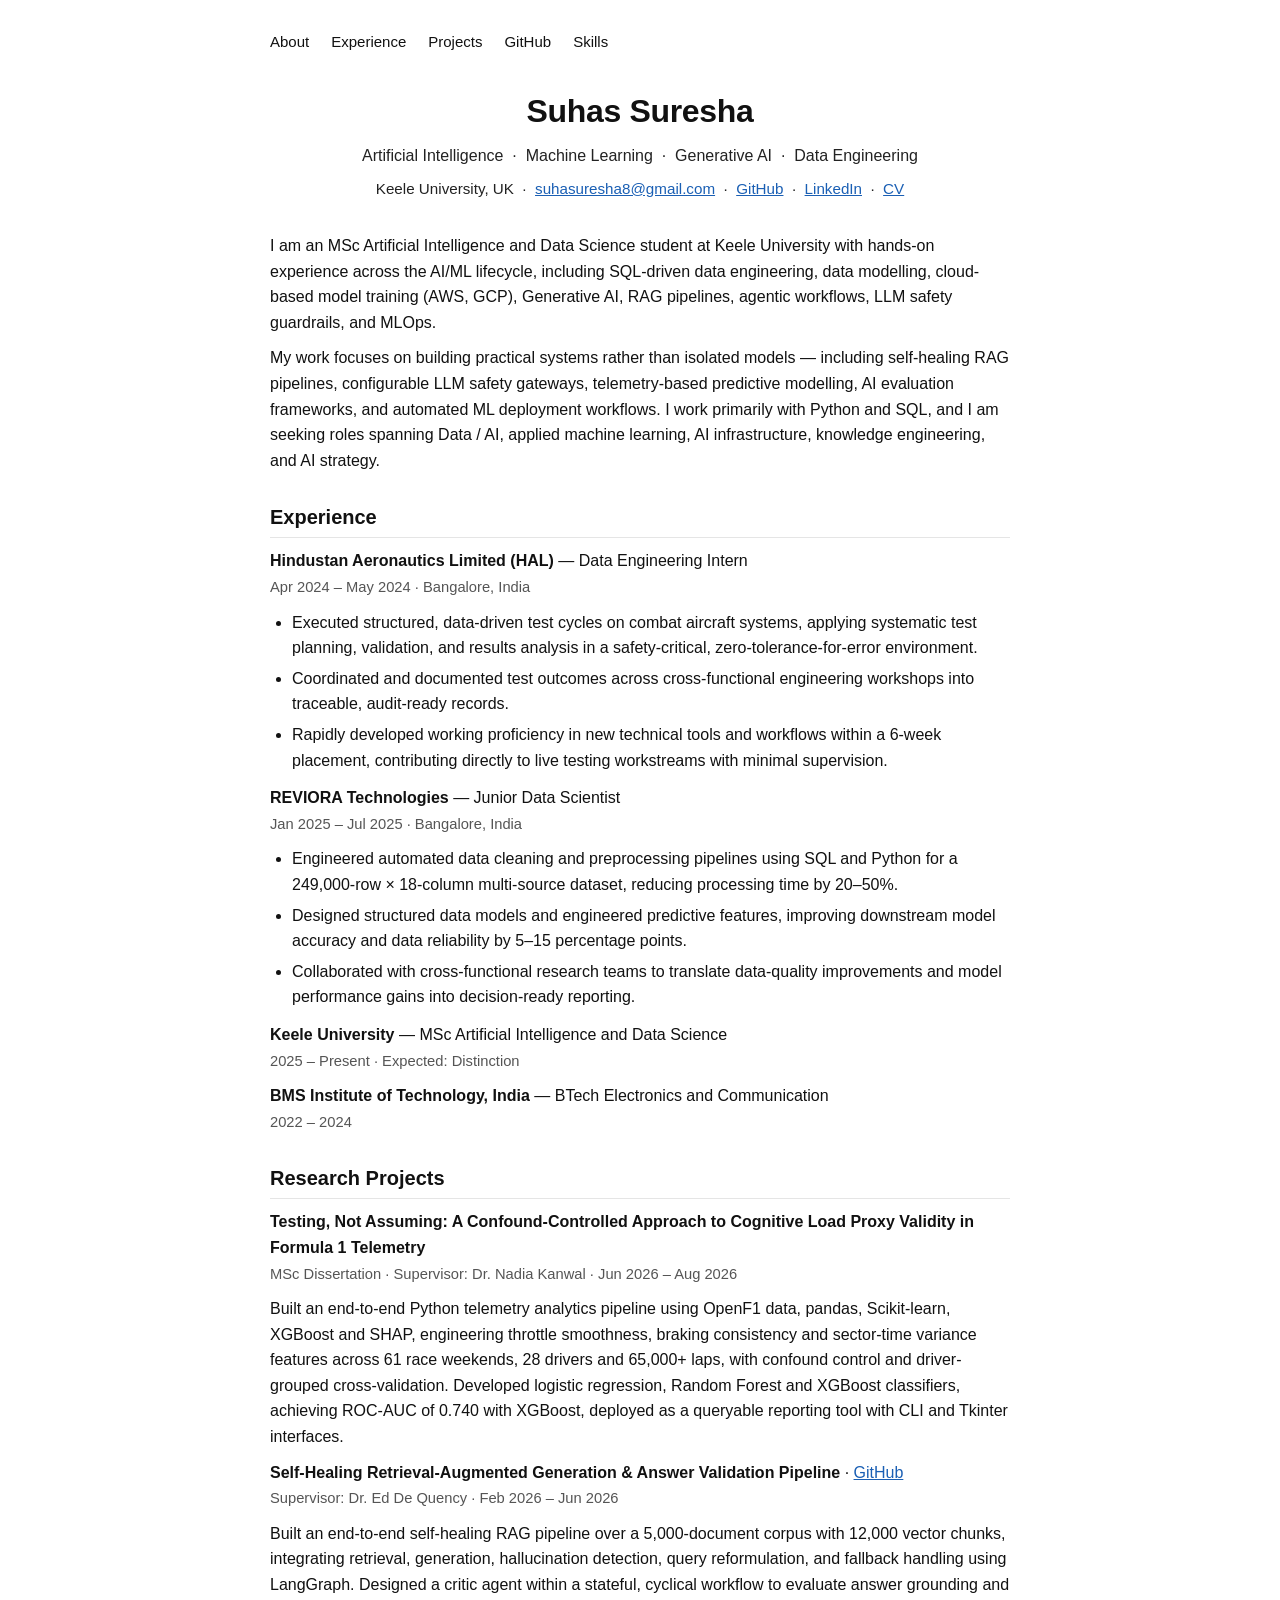
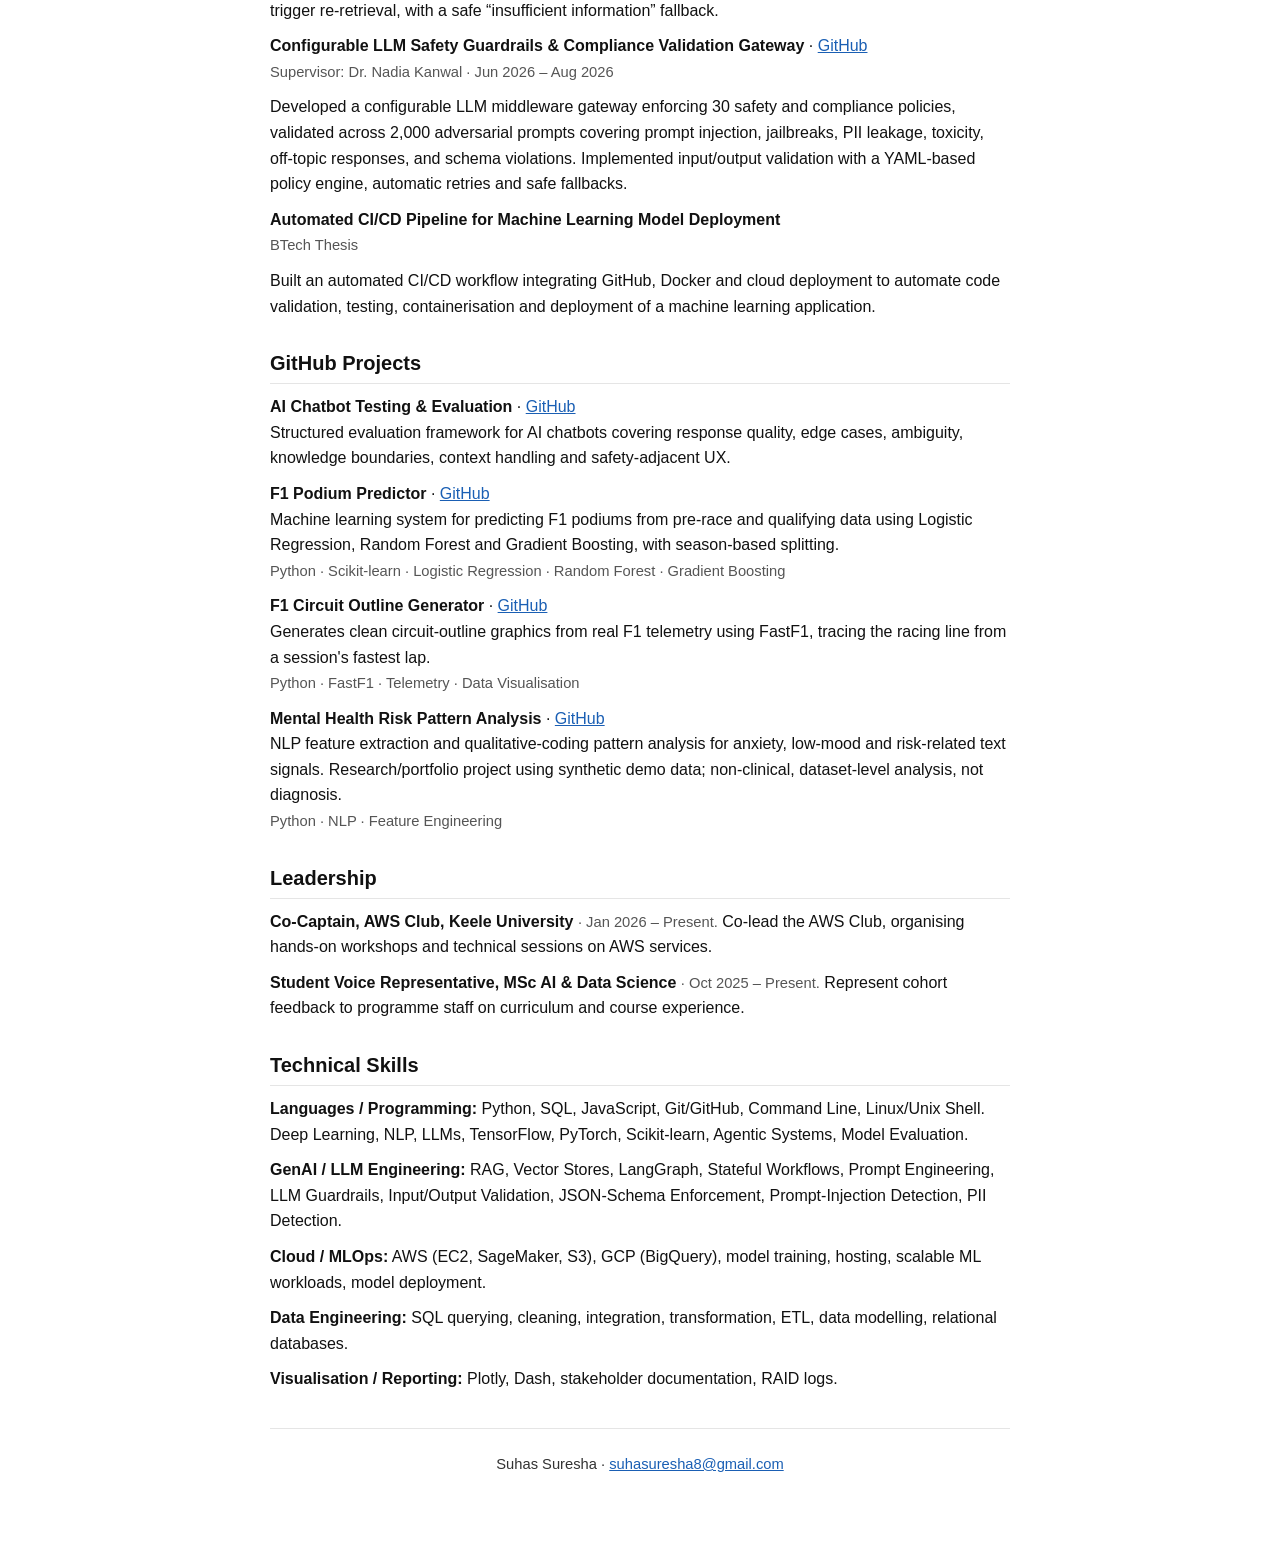
<file: index-academic.html>
<!DOCTYPE html>
<html lang="en">
<head>
<meta charset="UTF-8" />
<meta name="viewport" content="width=device-width, initial-scale=1.0" />
<title>Suhas Suresha — AI & Data Science</title>
<meta name="description" content="Suhas Suresha — MSc AI & Data Science at Keele University. Machine Learning, Generative AI, RAG, LLM Safety, Data Engineering." />
<link rel="icon" href="data:image/svg+xml,<svg xmlns='http://www.w3.org/2000/svg' viewBox='0 0 100 100'><rect width='100' height='100' rx='20' fill='%230ea5e9'/><text x='50' y='68' font-size='52' text-anchor='middle' fill='white' font-family='sans-serif' font-weight='bold'>S</text></svg>" />
<meta property="og:title" content="Suhas Suresha — AI & Data Science" />
<meta property="og:description" content="MSc AI & Data Science at Keele University. Machine Learning, Generative AI, RAG, LLM Safety, Data Engineering." />
<meta property="og:type" content="website" />
<link rel="stylesheet" href="styles-academic.css" />
</head>
<body>
<div class="page">

  <nav class="topnav">
    <a href="#about">About</a>
    <a href="#experience">Experience</a>
    <a href="#projects">Projects</a>
    <a href="#github">GitHub</a>
    <a href="#skills">Skills</a>
  </nav>

  <header class="site-header">
    <h1>Suhas Suresha</h1>
    <p class="tagline">Artificial Intelligence &nbsp;·&nbsp; Machine Learning &nbsp;·&nbsp; Generative AI &nbsp;·&nbsp; Data Engineering</p>
    <p class="contact-line">
      Keele University, UK &nbsp;·&nbsp;
      <a href="mailto:suhasuresha8@gmail.com">suhasuresha8@gmail.com</a> &nbsp;·&nbsp;
      <a href="https://github.com/suhas102" target="_blank" rel="noopener">GitHub</a> &nbsp;·&nbsp;
      <a href="https://www.linkedin.com/in/suhas-suresha-b54678355/" target="_blank" rel="noopener">LinkedIn</a> &nbsp;·&nbsp;
      <a href="assets/Suhas-Suresha-CV.pdf" download>CV</a>
    </p>
  </header>

  <main>
    <section id="about">
      <p>I am an MSc Artificial Intelligence and Data Science student at Keele University with hands-on experience across the AI/ML lifecycle, including SQL-driven data engineering, data modelling, cloud-based model training (AWS, GCP), Generative AI, RAG pipelines, agentic workflows, LLM safety guardrails, and MLOps.</p>
      <p>My work focuses on building practical systems rather than isolated models — including self-healing RAG pipelines, configurable LLM safety gateways, telemetry-based predictive modelling, AI evaluation frameworks, and automated ML deployment workflows. I work primarily with Python and SQL, and I am seeking roles spanning Data / AI, applied machine learning, AI infrastructure, knowledge engineering, and AI strategy.</p>
    </section>

    <section id="experience">
      <h2>Experience</h2>

      <p><strong>Hindustan Aeronautics Limited (HAL)</strong> — Data Engineering Intern<br />
      <span class="meta">Apr 2024 – May 2024 · Bangalore, India</span></p>
      <ul>
        <li>Executed structured, data-driven test cycles on combat aircraft systems, applying systematic test planning, validation, and results analysis in a safety-critical, zero-tolerance-for-error environment.</li>
        <li>Coordinated and documented test outcomes across cross-functional engineering workshops into traceable, audit-ready records.</li>
        <li>Rapidly developed working proficiency in new technical tools and workflows within a 6-week placement, contributing directly to live testing workstreams with minimal supervision.</li>
      </ul>

      <p><strong>REVIORA Technologies</strong> — Junior Data Scientist<br />
      <span class="meta">Jan 2025 – Jul 2025 · Bangalore, India</span></p>
      <ul>
        <li>Engineered automated data cleaning and preprocessing pipelines using SQL and Python for a 249,000-row × 18-column multi-source dataset, reducing processing time by 20–50%.</li>
        <li>Designed structured data models and engineered predictive features, improving downstream model accuracy and data reliability by 5–15 percentage points.</li>
        <li>Collaborated with cross-functional research teams to translate data-quality improvements and model performance gains into decision-ready reporting.</li>
      </ul>

      <p><strong>Keele University</strong> — MSc Artificial Intelligence and Data Science<br />
      <span class="meta">2025 – Present · Expected: Distinction</span></p>

      <p><strong>BMS Institute of Technology, India</strong> — BTech Electronics and Communication<br />
      <span class="meta">2022 – 2024</span></p>
    </section>

    <section id="projects">
      <h2>Research Projects</h2>

      <p><strong>Testing, Not Assuming: A Confound-Controlled Approach to Cognitive Load Proxy Validity in Formula 1 Telemetry</strong><br />
      <span class="meta">MSc Dissertation · Supervisor: Dr. Nadia Kanwal · Jun 2026 – Aug 2026</span></p>
      <p>Built an end-to-end Python telemetry analytics pipeline using OpenF1 data, pandas, Scikit-learn, XGBoost and SHAP, engineering throttle smoothness, braking consistency and sector-time variance features across 61 race weekends, 28 drivers and 65,000+ laps, with confound control and driver-grouped cross-validation. Developed logistic regression, Random Forest and XGBoost classifiers, achieving ROC-AUC of 0.740 with XGBoost, deployed as a queryable reporting tool with CLI and Tkinter interfaces.</p>

      <p><strong>Self-Healing Retrieval-Augmented Generation &amp; Answer Validation Pipeline</strong> · <a href="https://github.com/suhas102/self-healing-rag-pipeline" target="_blank" rel="noopener">GitHub</a><br />
      <span class="meta">Supervisor: Dr. Ed De Quency · Feb 2026 – Jun 2026</span></p>
      <p>Built an end-to-end self-healing RAG pipeline over a 5,000-document corpus with 12,000 vector chunks, integrating retrieval, generation, hallucination detection, query reformulation, and fallback handling using LangGraph. Designed a critic agent within a stateful, cyclical workflow to evaluate answer grounding and trigger re-retrieval, with a safe “insufficient information” fallback.</p>

      <p><strong>Configurable LLM Safety Guardrails &amp; Compliance Validation Gateway</strong> · <a href="https://github.com/suhas102/llm-guardrails-gateway" target="_blank" rel="noopener">GitHub</a><br />
      <span class="meta">Supervisor: Dr. Nadia Kanwal · Jun 2026 – Aug 2026</span></p>
      <p>Developed a configurable LLM middleware gateway enforcing 30 safety and compliance policies, validated across 2,000 adversarial prompts covering prompt injection, jailbreaks, PII leakage, toxicity, off-topic responses, and schema violations. Implemented input/output validation with a YAML-based policy engine, automatic retries and safe fallbacks.</p>

      <p><strong>Automated CI/CD Pipeline for Machine Learning Model Deployment</strong><br />
      <span class="meta">BTech Thesis</span></p>
      <p>Built an automated CI/CD workflow integrating GitHub, Docker and cloud deployment to automate code validation, testing, containerisation and deployment of a machine learning application.</p>
    </section>

    <section id="github">
      <h2>GitHub Projects</h2>

      <p><strong>AI Chatbot Testing &amp; Evaluation</strong> · <a href="https://github.com/suhas102/ai-chatbot-testing-evaluation" target="_blank" rel="noopener">GitHub</a><br />
      Structured evaluation framework for AI chatbots covering response quality, edge cases, ambiguity, knowledge boundaries, context handling and safety-adjacent UX.</p>

      <p><strong>F1 Podium Predictor</strong> · <a href="https://github.com/suhas102/f1-podium-predictor" target="_blank" rel="noopener">GitHub</a><br />
      Machine learning system for predicting F1 podiums from pre-race and qualifying data using Logistic Regression, Random Forest and Gradient Boosting, with season-based splitting.<br />
      <span class="meta">Python · Scikit-learn · Logistic Regression · Random Forest · Gradient Boosting</span></p>

      <p><strong>F1 Circuit Outline Generator</strong> · <a href="https://github.com/suhas102/f1-circuit-outline-generator" target="_blank" rel="noopener">GitHub</a><br />
      Generates clean circuit-outline graphics from real F1 telemetry using FastF1, tracing the racing line from a session's fastest lap.<br />
      <span class="meta">Python · FastF1 · Telemetry · Data Visualisation</span></p>

      <p><strong>Mental Health Risk Pattern Analysis</strong> · <a href="https://github.com/suhas102/mental-health-risk-pattern-analysis" target="_blank" rel="noopener">GitHub</a><br />
      NLP feature extraction and qualitative-coding pattern analysis for anxiety, low-mood and risk-related text signals. Research/portfolio project using synthetic demo data; non-clinical, dataset-level analysis, not diagnosis.<br />
      <span class="meta">Python · NLP · Feature Engineering</span></p>
    </section>

    <section id="leadership">
      <h2>Leadership</h2>
      <p><strong>Co-Captain, AWS Club, Keele University</strong> <span class="meta">· Jan 2026 – Present.</span> Co-lead the AWS Club, organising hands-on workshops and technical sessions on AWS services.</p>
      <p><strong>Student Voice Representative, MSc AI &amp; Data Science</strong> <span class="meta">· Oct 2025 – Present.</span> Represent cohort feedback to programme staff on curriculum and course experience.</p>
    </section>

    <section id="skills">
      <h2>Technical Skills</h2>
      <p><strong>Languages / Programming:</strong> Python, SQL, JavaScript, Git/GitHub, Command Line, Linux/Unix Shell. Deep Learning, NLP, LLMs, TensorFlow, PyTorch, Scikit-learn, Agentic Systems, Model Evaluation.</p>
      <p><strong>GenAI / LLM Engineering:</strong> RAG, Vector Stores, LangGraph, Stateful Workflows, Prompt Engineering, LLM Guardrails, Input/Output Validation, JSON-Schema Enforcement, Prompt-Injection Detection, PII Detection.</p>
      <p><strong>Cloud / MLOps:</strong> AWS (EC2, SageMaker, S3), GCP (BigQuery), model training, hosting, scalable ML workloads, model deployment.</p>
      <p><strong>Data Engineering:</strong> SQL querying, cleaning, integration, transformation, ETL, data modelling, relational databases.</p>
      <p><strong>Visualisation / Reporting:</strong> Plotly, Dash, stakeholder documentation, RAID logs.</p>
    </section>
  </main>

  <footer>
    <p>Suhas Suresha · <a href="mailto:suhasuresha8@gmail.com">suhasuresha8@gmail.com</a></p>
  </footer>

</div>
</body>
</html>
</file>
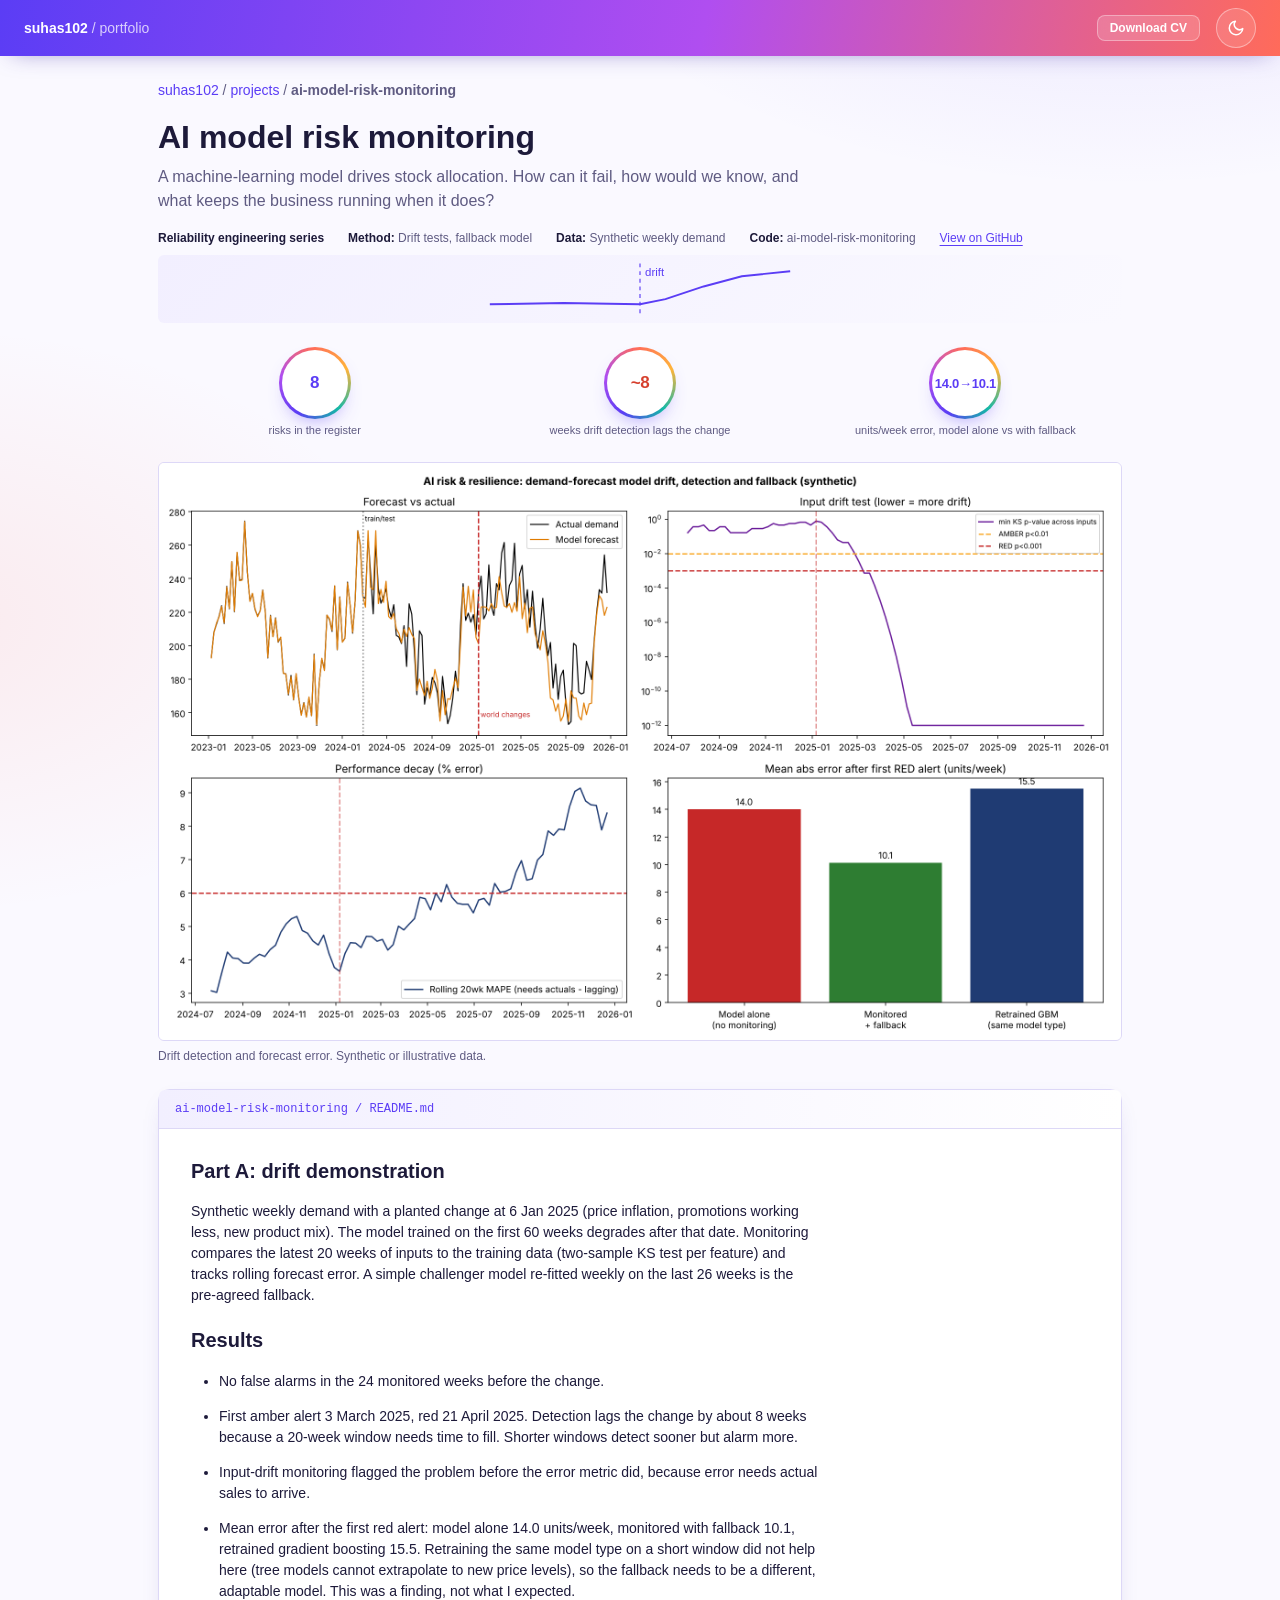
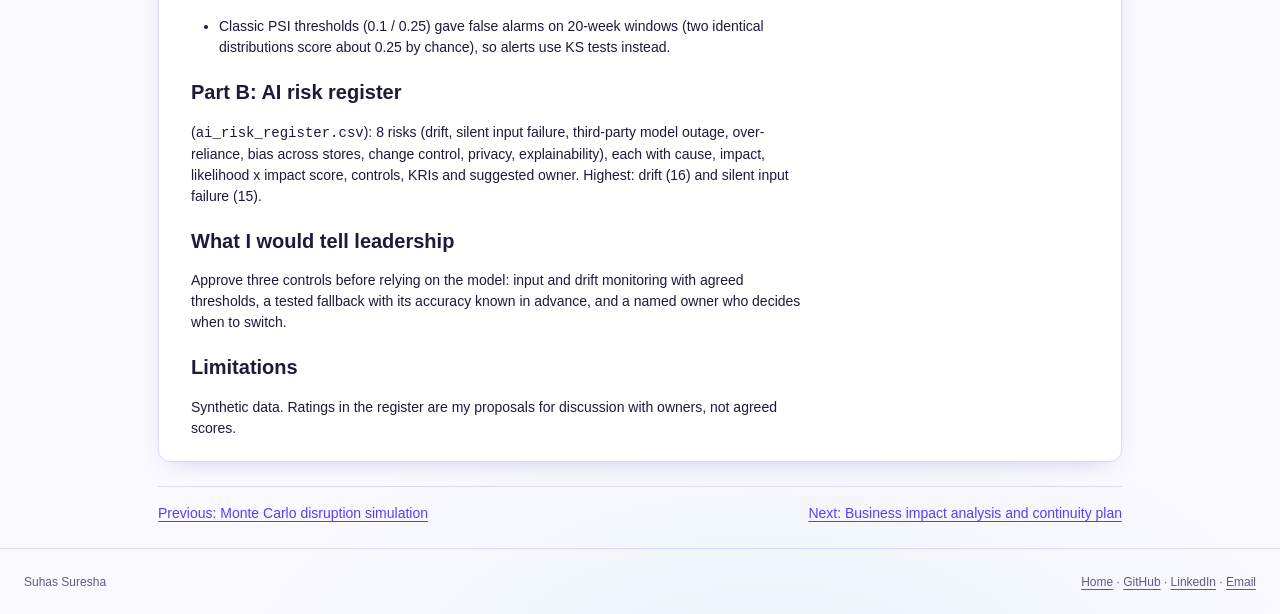
<file: case-studies/ai-model-risk-monitoring.html>
<!DOCTYPE html>
<html lang="en-GB" data-theme="light">
<head>
<meta charset="utf-8"><meta name="viewport" content="width=device-width, initial-scale=1">
<title>AI model risk monitoring | Suhas Suresha</title>
<meta name="description" content="A machine-learning model drives stock allocation. How can it fail, how would we know, and what keeps the business running when it does?">
<link rel="stylesheet" href="../assets/css/site.css">
<link rel="stylesheet" href="../assets/css/gh.css">
<script>try{var s=localStorage.getItem("theme"),d=matchMedia("(prefers-color-scheme: dark)").matches;document.documentElement.setAttribute("data-theme",s||(d?"dark":"light"))}catch(e){}document.documentElement.className+=" js"</script>
</head>
<body>
<a class="skip" href="#main">Skip to content</a>
<header class="gh-top"><div class="gh-top-inner"><a class="crumb" href="../index.html#overview">suhas102 <span>/ portfolio</span></a><span class="spacer"></span><a class="btn btn-small" href="../assets/Suhas-Suresha-CV.pdf">Download CV</a><button class="icon-btn needs-js" id="theme-toggle" type="button" aria-label="Switch colour theme"></button></div></header>
<main id="main" class="case-wrap">
<p class="crumbs"><a href="../index.html#overview">suhas102</a> / <a href="../index.html#repositories">projects</a> / <b>ai-model-risk-monitoring</b></p>
<div class="case-head"><h1>AI model risk monitoring</h1><p class="case-lede">A machine-learning model drives stock allocation. How can it fail, how would we know, and what keeps the business running when it does?</p>
<p class="case-meta2"><span><b>Reliability engineering series</b></span><span><b>Method:</b> Drift tests, fallback model</span><span><b>Data:</b> Synthetic weekly demand</span><span><b>Code:</b> ai-model-risk-monitoring</span><span><a href="https://github.com/suhas102/ai-model-risk-monitoring">View on GitHub</a></span></p></div>
<div class="pin-viz" aria-hidden="true"><svg viewBox="0 0 240 44"><g stroke="currentColor" fill="none" stroke-width="1.5"><path d="M2 34 60 33 120 34 140 30 170 20 200 12 238 8"/><path stroke-dasharray="3 3" opacity=".6" d="M120 2v40"/></g><text x="124" y="12" font-size="9" fill="currentColor">drift</text></svg></div>
<div class="ach" role="list" style="grid-template-columns:repeat(3,minmax(0,1fr))"><div class="ach-item" role="listitem"><div class="ach-ring" style="font-size:17px">8</div><span>risks in the register</span></div><div class="ach-item" role="listitem"><div class="ach-ring" style="font-size:17px">~8</div><span>weeks drift detection lags the change</span></div><div class="ach-item" role="listitem"><div class="ach-ring" style="font-size:13px">14.0&rarr;10.1</div><span>units/week error, model alone vs with fallback</span></div></div>
<figure class="case-fig"><img src="../assets/img/ai_drift_monitoring.png" alt="Drift detection and forecast error" loading="lazy"><figcaption>Drift detection and forecast error. Synthetic or illustrative data.</figcaption></figure>
<div class="box case-readme"><div class="box-head">ai-model-risk-monitoring / README.md</div><div class="box-body"><h2>Part A: drift demonstration</h2><p>Synthetic weekly demand with a planted change at 6 Jan 2025 (price inflation, promotions
working less, new product mix). The model trained on the first 60 weeks degrades after that date. Monitoring compares the
latest 20 weeks of inputs to the training data (two-sample KS test per feature) and tracks rolling forecast error.
A simple challenger model re-fitted weekly on the last 26 weeks is the pre-agreed fallback.</p><h2>Results</h2><ul>
<li>
<p>No false alarms in the 24 monitored weeks before the change.</p>
</li>
<li>
<p>First amber alert 3 March 2025, red 21 April 2025. Detection lags the change by about 8 weeks because a 20-week window needs time to fill. Shorter windows detect sooner but alarm more.</p>
</li>
<li>
<p>Input-drift monitoring flagged the problem before the error metric did, because error needs actual sales to arrive.</p>
</li>
<li>
<p>Mean error after the first red alert: model alone 14.0 units/week, monitored with fallback 10.1, retrained gradient boosting 15.5. Retraining the same model type on a short window did not help here (tree models cannot extrapolate to new price levels), so the fallback needs to be a different, adaptable model. This was a finding, not what I expected.</p>
</li>
<li>
<p>Classic PSI thresholds (0.1 / 0.25) gave false alarms on 20-week windows (two identical distributions score about 0.25 by chance), so alerts use KS tests instead.</p>
</li>
</ul><h2>Part B: AI risk register</h2><p>(<code>ai_risk_register.csv</code>): 8 risks (drift, silent input failure, third-party model outage, over-reliance,
bias across stores, change control, privacy, explainability), each with cause, impact, likelihood x impact score, controls, KRIs and suggested owner.
Highest: drift (16) and silent input failure (15).</p><h2>What I would tell leadership</h2><p>Approve three controls before relying on the model: input and drift monitoring with
agreed thresholds, a tested fallback with its accuracy known in advance, and a named owner who decides when to switch.</p><h2>Limitations</h2><p>Synthetic data. Ratings in the register are my proposals for discussion with owners, not agreed scores.</p></div></div>
<nav class="case-nav2" aria-label="More case studies"><a href="disruption-monte-carlo.html">Previous: Monte Carlo disruption simulation</a><a href="bia-continuity-plan.html">Next: Business impact analysis and continuity plan</a></nav>
</main>
<footer class="gh-foot"><span>Suhas Suresha</span><span><a href="../index.html">Home</a> &middot; <a href="https://github.com/suhas102">GitHub</a> &middot; <a href="https://www.linkedin.com/in/suhas-suresha-b54678355/">LinkedIn</a> &middot; <a href="mailto:suhasuresha8@gmail.com">Email</a></span></footer>
<script src="../assets/js/main.js" defer></script>
</body></html>
</file>
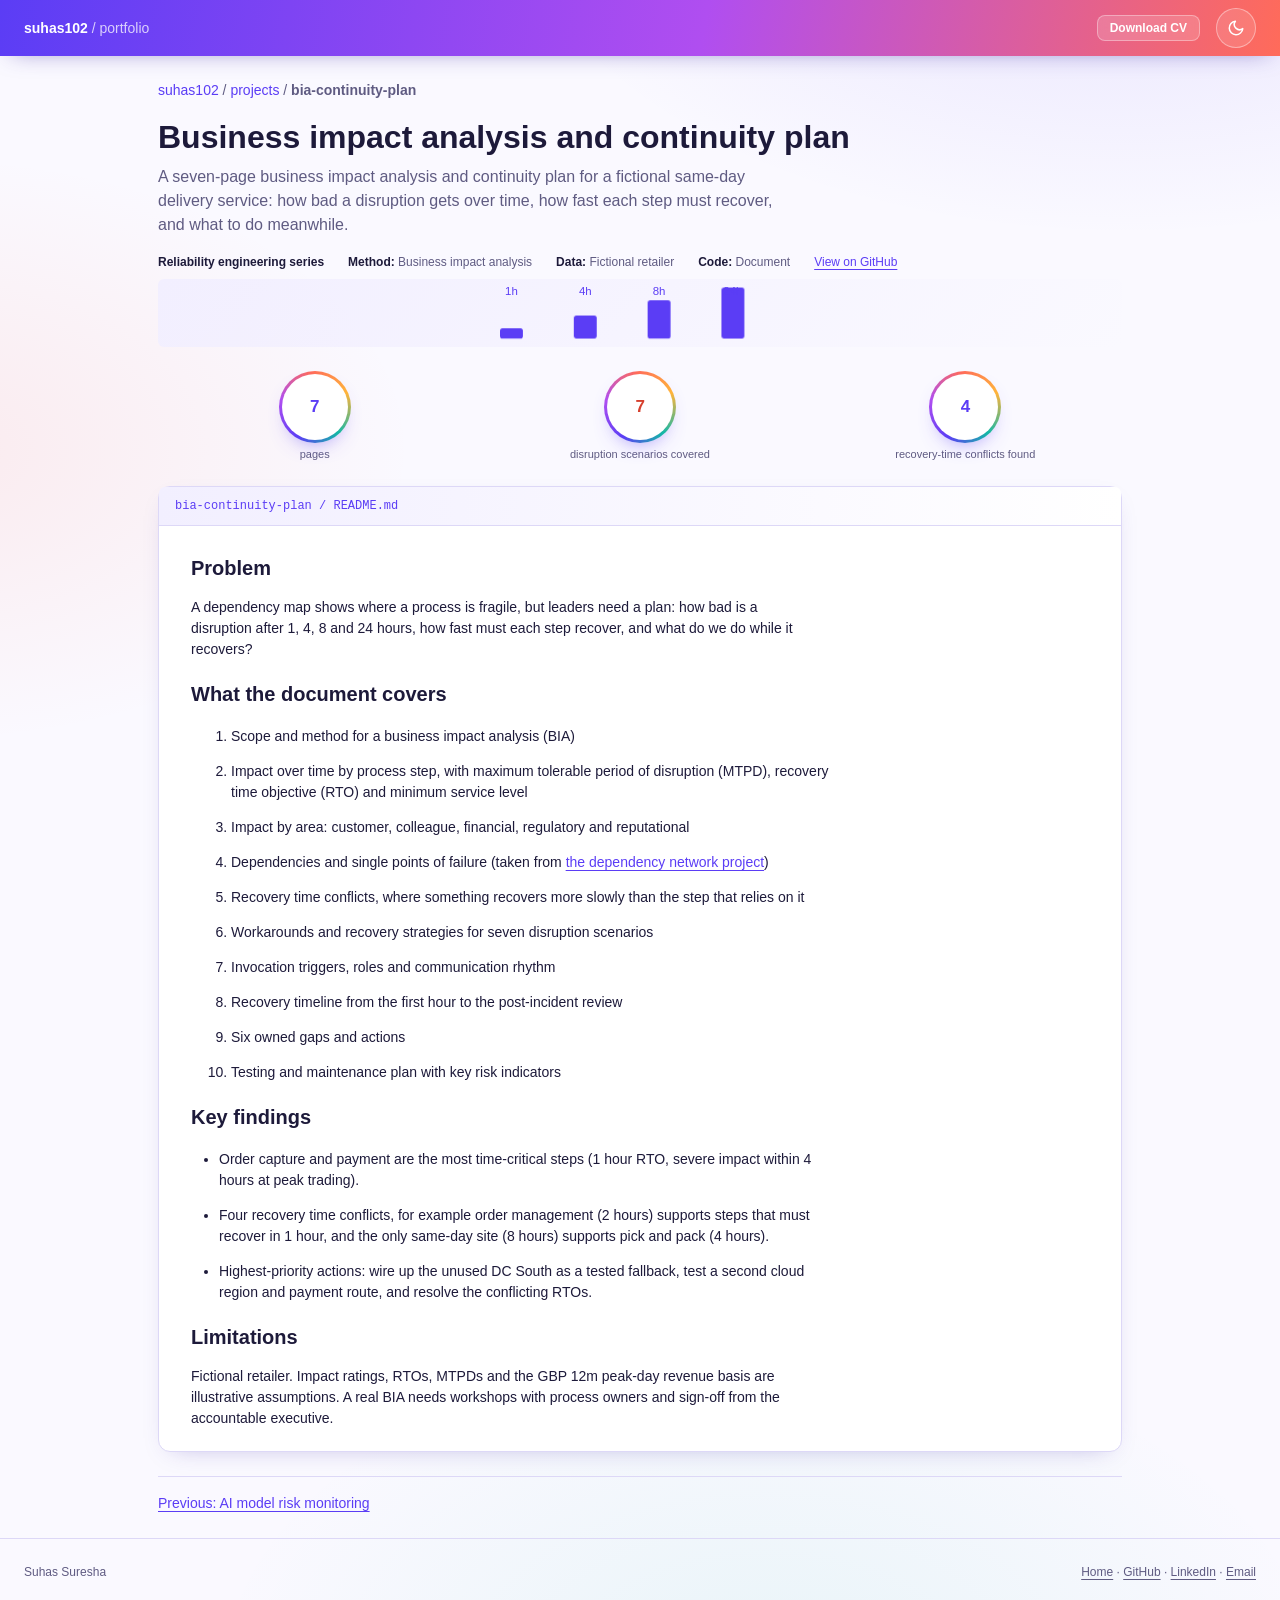
<file: case-studies/bia-continuity-plan.html>
<!DOCTYPE html>
<html lang="en-GB" data-theme="light">
<head>
<meta charset="utf-8"><meta name="viewport" content="width=device-width, initial-scale=1">
<title>Business impact analysis and continuity plan | Suhas Suresha</title>
<meta name="description" content="A seven-page business impact analysis and continuity plan for a fictional same-day delivery service: how bad a disruption gets over time, how fast each step must recover, and what to do meanwhile.">
<link rel="stylesheet" href="../assets/css/site.css">
<link rel="stylesheet" href="../assets/css/gh.css">
<script>try{var s=localStorage.getItem("theme"),d=matchMedia("(prefers-color-scheme: dark)").matches;document.documentElement.setAttribute("data-theme",s||(d?"dark":"light"))}catch(e){}document.documentElement.className+=" js"</script>
</head>
<body>
<a class="skip" href="#main">Skip to content</a>
<header class="gh-top"><div class="gh-top-inner"><a class="crumb" href="../index.html#overview">suhas102 <span>/ portfolio</span></a><span class="spacer"></span><a class="btn btn-small" href="../assets/Suhas-Suresha-CV.pdf">Download CV</a><button class="icon-btn needs-js" id="theme-toggle" type="button" aria-label="Switch colour theme"></button></div></header>
<main id="main" class="case-wrap">
<p class="crumbs"><a href="../index.html#overview">suhas102</a> / <a href="../index.html#repositories">projects</a> / <b>bia-continuity-plan</b></p>
<div class="case-head"><h1>Business impact analysis and continuity plan</h1><p class="case-lede">A seven-page business impact analysis and continuity plan for a fictional same-day delivery service: how bad a disruption gets over time, how fast each step must recover, and what to do meanwhile.</p>
<p class="case-meta2"><span><b>Reliability engineering series</b></span><span><b>Method:</b> Business impact analysis</span><span><b>Data:</b> Fictional retailer</span><span><b>Code:</b> Document</span><span><a href="https://github.com/suhas102/Risk-resilience-portfolio/tree/main/p6_bia_continuity_plan">View on GitHub</a></span></p></div>
<div class="pin-viz" aria-hidden="true"><svg viewBox="0 0 240 44"><g fill="currentColor"><rect class="bar" x="10" y="34" width="18" height="8" rx="2" style="--d:0ms"/><rect class="bar" x="68" y="24" width="18" height="18" rx="2" style="--d:80ms"/><rect class="bar" x="126" y="12" width="18" height="30" rx="2" style="--d:160ms"/><rect class="bar" x="184" y="2" width="18" height="40" rx="2" style="--d:240ms"/></g><g font-size="9" fill="currentColor" text-anchor="middle"><text x="19" y="8">1h</text><text x="77" y="8">4h</text><text x="135" y="8">8h</text><text x="193" y="8">24h</text></g></svg></div>
<div class="ach" role="list" style="grid-template-columns:repeat(3,minmax(0,1fr))"><div class="ach-item" role="listitem"><div class="ach-ring" style="font-size:17px">7</div><span>pages</span></div><div class="ach-item" role="listitem"><div class="ach-ring" style="font-size:17px">7</div><span>disruption scenarios covered</span></div><div class="ach-item" role="listitem"><div class="ach-ring" style="font-size:17px">4</div><span>recovery-time conflicts found</span></div></div>

<div class="box case-readme"><div class="box-head">bia-continuity-plan / README.md</div><div class="box-body"><h2>Problem</h2><p>A dependency map shows where a process is fragile, but leaders need a plan: how bad is a disruption after 1, 4, 8
and 24 hours, how fast must each step recover, and what do we do while it recovers?</p><h2>What the document covers</h2><ol>
<li>
<p>Scope and method for a business impact analysis (BIA)</p>
</li>
<li>
<p>Impact over time by process step, with maximum tolerable period of disruption (MTPD), recovery time objective (RTO) and minimum service level</p>
</li>
<li>
<p>Impact by area: customer, colleague, financial, regulatory and reputational</p>
</li>
<li>
<p>Dependencies and single points of failure (taken from <a href="dependency-network.html">the dependency network project</a>)</p>
</li>
<li>
<p>Recovery time conflicts, where something recovers more slowly than the step that relies on it</p>
</li>
<li>
<p>Workarounds and recovery strategies for seven disruption scenarios</p>
</li>
<li>
<p>Invocation triggers, roles and communication rhythm</p>
</li>
<li>
<p>Recovery timeline from the first hour to the post-incident review</p>
</li>
<li>
<p>Six owned gaps and actions</p>
</li>
<li>
<p>Testing and maintenance plan with key risk indicators</p>
</li>
</ol><h2>Key findings</h2><ul>
<li>
<p>Order capture and payment are the most time-critical steps (1 hour RTO, severe impact within 4 hours at peak trading).</p>
</li>
<li>
<p>Four recovery time conflicts, for example order management (2 hours) supports steps that must recover in 1 hour, and the only same-day site (8 hours) supports pick and pack (4 hours).</p>
</li>
<li>
<p>Highest-priority actions: wire up the unused DC South as a tested fallback, test a second cloud region and payment route, and resolve the conflicting RTOs.</p>
</li>
</ul><h2>Limitations</h2><p>Fictional retailer. Impact ratings, RTOs, MTPDs and the GBP 12m peak-day revenue basis are illustrative assumptions.
A real BIA needs workshops with process owners and sign-off from the accountable executive.</p></div></div>
<nav class="case-nav2" aria-label="More case studies"><a href="ai-model-risk-monitoring.html">Previous: AI model risk monitoring</a></nav>
</main>
<footer class="gh-foot"><span>Suhas Suresha</span><span><a href="../index.html">Home</a> &middot; <a href="https://github.com/suhas102">GitHub</a> &middot; <a href="https://www.linkedin.com/in/suhas-suresha-b54678355/">LinkedIn</a> &middot; <a href="mailto:suhasuresha8@gmail.com">Email</a></span></footer>
<script src="../assets/js/main.js" defer></script>
</body></html>
</file>
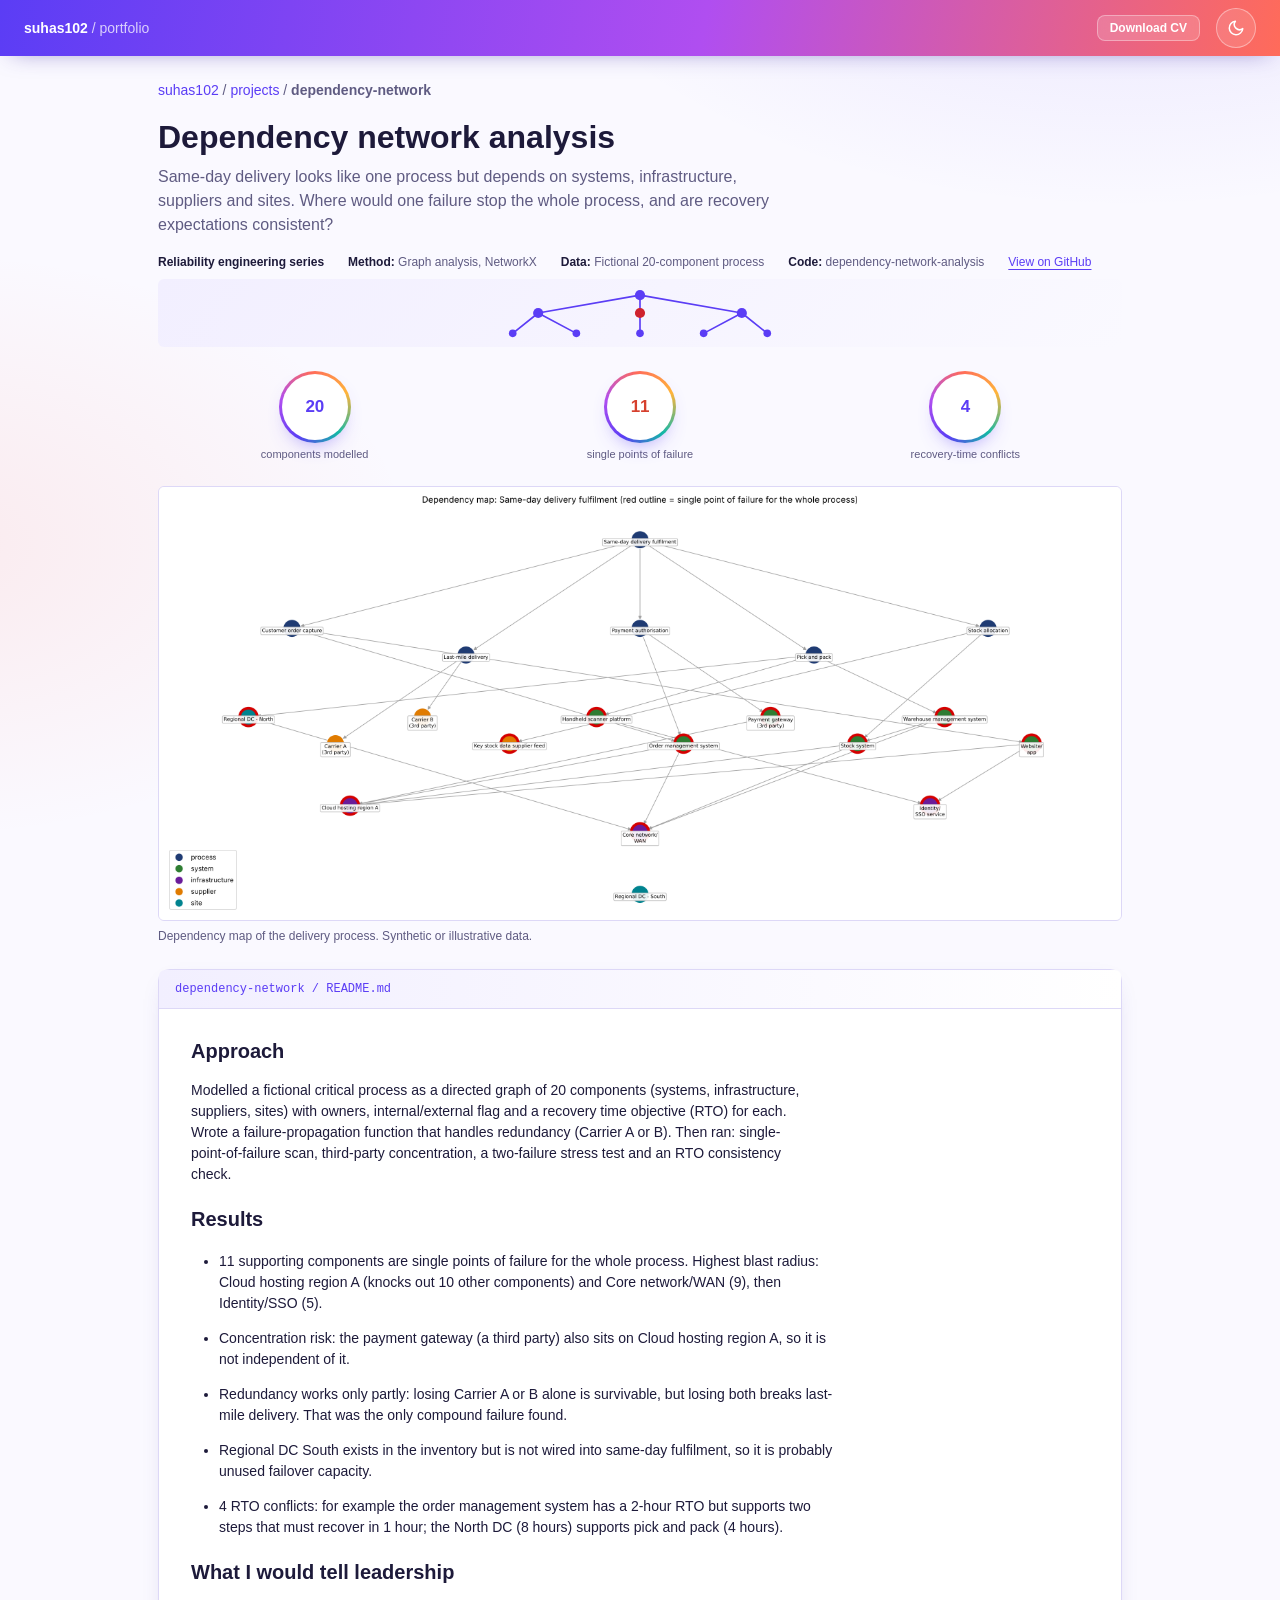
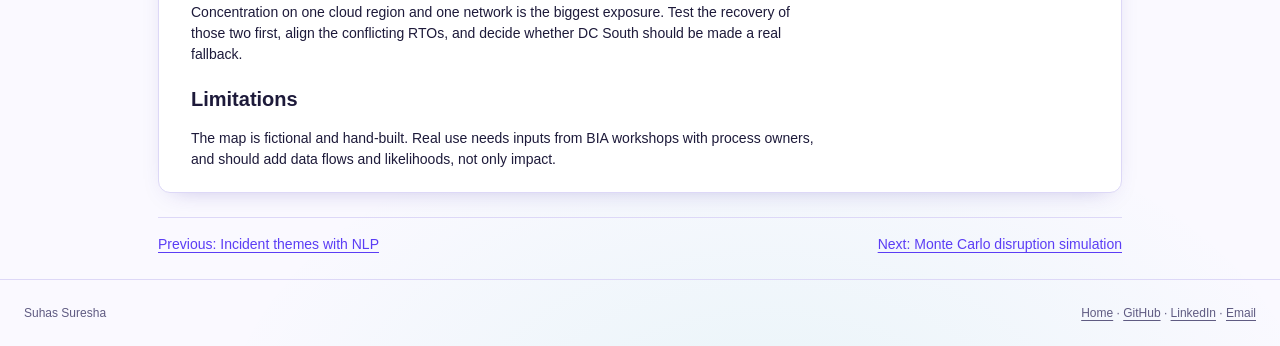
<file: case-studies/dependency-network.html>
<!DOCTYPE html>
<html lang="en-GB" data-theme="light">
<head>
<meta charset="utf-8"><meta name="viewport" content="width=device-width, initial-scale=1">
<title>Dependency network analysis | Suhas Suresha</title>
<meta name="description" content="Same-day delivery looks like one process but depends on systems, infrastructure, suppliers and sites. Where would one failure stop the whole process, and are recovery expectations consistent?">
<link rel="stylesheet" href="../assets/css/site.css">
<link rel="stylesheet" href="../assets/css/gh.css">
<script>try{var s=localStorage.getItem("theme"),d=matchMedia("(prefers-color-scheme: dark)").matches;document.documentElement.setAttribute("data-theme",s||(d?"dark":"light"))}catch(e){}document.documentElement.className+=" js"</script>
</head>
<body>
<a class="skip" href="#main">Skip to content</a>
<header class="gh-top"><div class="gh-top-inner"><a class="crumb" href="../index.html#overview">suhas102 <span>/ portfolio</span></a><span class="spacer"></span><a class="btn btn-small" href="../assets/Suhas-Suresha-CV.pdf">Download CV</a><button class="icon-btn needs-js" id="theme-toggle" type="button" aria-label="Switch colour theme"></button></div></header>
<main id="main" class="case-wrap">
<p class="crumbs"><a href="../index.html#overview">suhas102</a> / <a href="../index.html#repositories">projects</a> / <b>dependency-network</b></p>
<div class="case-head"><h1>Dependency network analysis</h1><p class="case-lede">Same-day delivery looks like one process but depends on systems, infrastructure, suppliers and sites. Where would one failure stop the whole process, and are recovery expectations consistent?</p>
<p class="case-meta2"><span><b>Reliability engineering series</b></span><span><b>Method:</b> Graph analysis, NetworkX</span><span><b>Data:</b> Fictional 20-component process</span><span><b>Code:</b> dependency-network-analysis</span><span><a href="https://github.com/suhas102/dependency-network-analysis">View on GitHub</a></span></p></div>
<div class="pin-viz" aria-hidden="true"><svg viewBox="0 0 240 44"><g stroke="currentColor" fill="none" stroke-width="1.3"><path d="M120 8 40 22M120 8 120 22M120 8 200 22M40 22 70 38M40 22 20 38M120 22 120 38M200 22 170 38M200 22 220 38"/></g><g fill="currentColor"><circle cx="120" cy="8" r="4"/><circle cx="40" cy="22" r="4"/><circle cx="120" cy="22" r="4" fill="#cf222e"/><circle cx="200" cy="22" r="4"/><circle cx="70" cy="38" r="3"/><circle cx="20" cy="38" r="3"/><circle cx="120" cy="38" r="3"/><circle cx="170" cy="38" r="3"/><circle cx="220" cy="38" r="3"/></g></svg></div>
<div class="ach" role="list" style="grid-template-columns:repeat(3,minmax(0,1fr))"><div class="ach-item" role="listitem"><div class="ach-ring" style="font-size:17px">20</div><span>components modelled</span></div><div class="ach-item" role="listitem"><div class="ach-ring" style="font-size:17px">11</div><span>single points of failure</span></div><div class="ach-item" role="listitem"><div class="ach-ring" style="font-size:17px">4</div><span>recovery-time conflicts</span></div></div>
<figure class="case-fig"><img src="../assets/img/dependency_map.png" alt="Dependency map of the delivery process" loading="lazy"><figcaption>Dependency map of the delivery process. Synthetic or illustrative data.</figcaption></figure>
<div class="box case-readme"><div class="box-head">dependency-network / README.md</div><div class="box-body"><h2>Approach</h2><p>Modelled a fictional critical process as a directed graph of 20 components (systems, infrastructure, suppliers,
sites) with owners, internal/external flag and a recovery time objective (RTO) for each. Wrote a failure-propagation
function that handles redundancy (Carrier A or B). Then ran: single-point-of-failure scan, third-party concentration, a two-failure
stress test and an RTO consistency check.</p><h2>Results</h2><ul>
<li>
<p>11 supporting components are single points of failure for the whole process. Highest blast radius: Cloud hosting region A (knocks out 10 other components) and Core network/WAN (9), then Identity/SSO (5).</p>
</li>
<li>
<p>Concentration risk: the payment gateway (a third party) also sits on Cloud hosting region A, so it is not independent of it.</p>
</li>
<li>
<p>Redundancy works only partly: losing Carrier A or B alone is survivable, but losing both breaks last-mile delivery. That was the only compound failure found.</p>
</li>
<li>
<p>Regional DC South exists in the inventory but is not wired into same-day fulfilment, so it is probably unused failover capacity.</p>
</li>
<li>
<p>4 RTO conflicts: for example the order management system has a 2-hour RTO but supports two steps that must recover in 1 hour; the North DC (8 hours) supports pick and pack (4 hours).</p>
</li>
</ul><h2>What I would tell leadership</h2><p>Concentration on one cloud region and one network is the biggest exposure. Test the
recovery of those two first, align the conflicting RTOs, and decide whether DC South should be made a real fallback.</p><h2>Limitations</h2><p>The map is fictional and hand-built. Real use needs inputs from BIA workshops with process owners, and should add data
flows and likelihoods, not only impact.</p></div></div>
<nav class="case-nav2" aria-label="More case studies"><a href="incident-themes-nlp.html">Previous: Incident themes with NLP</a><a href="disruption-monte-carlo.html">Next: Monte Carlo disruption simulation</a></nav>
</main>
<footer class="gh-foot"><span>Suhas Suresha</span><span><a href="../index.html">Home</a> &middot; <a href="https://github.com/suhas102">GitHub</a> &middot; <a href="https://www.linkedin.com/in/suhas-suresha-b54678355/">LinkedIn</a> &middot; <a href="mailto:suhasuresha8@gmail.com">Email</a></span></footer>
<script src="../assets/js/main.js" defer></script>
</body></html>
</file>
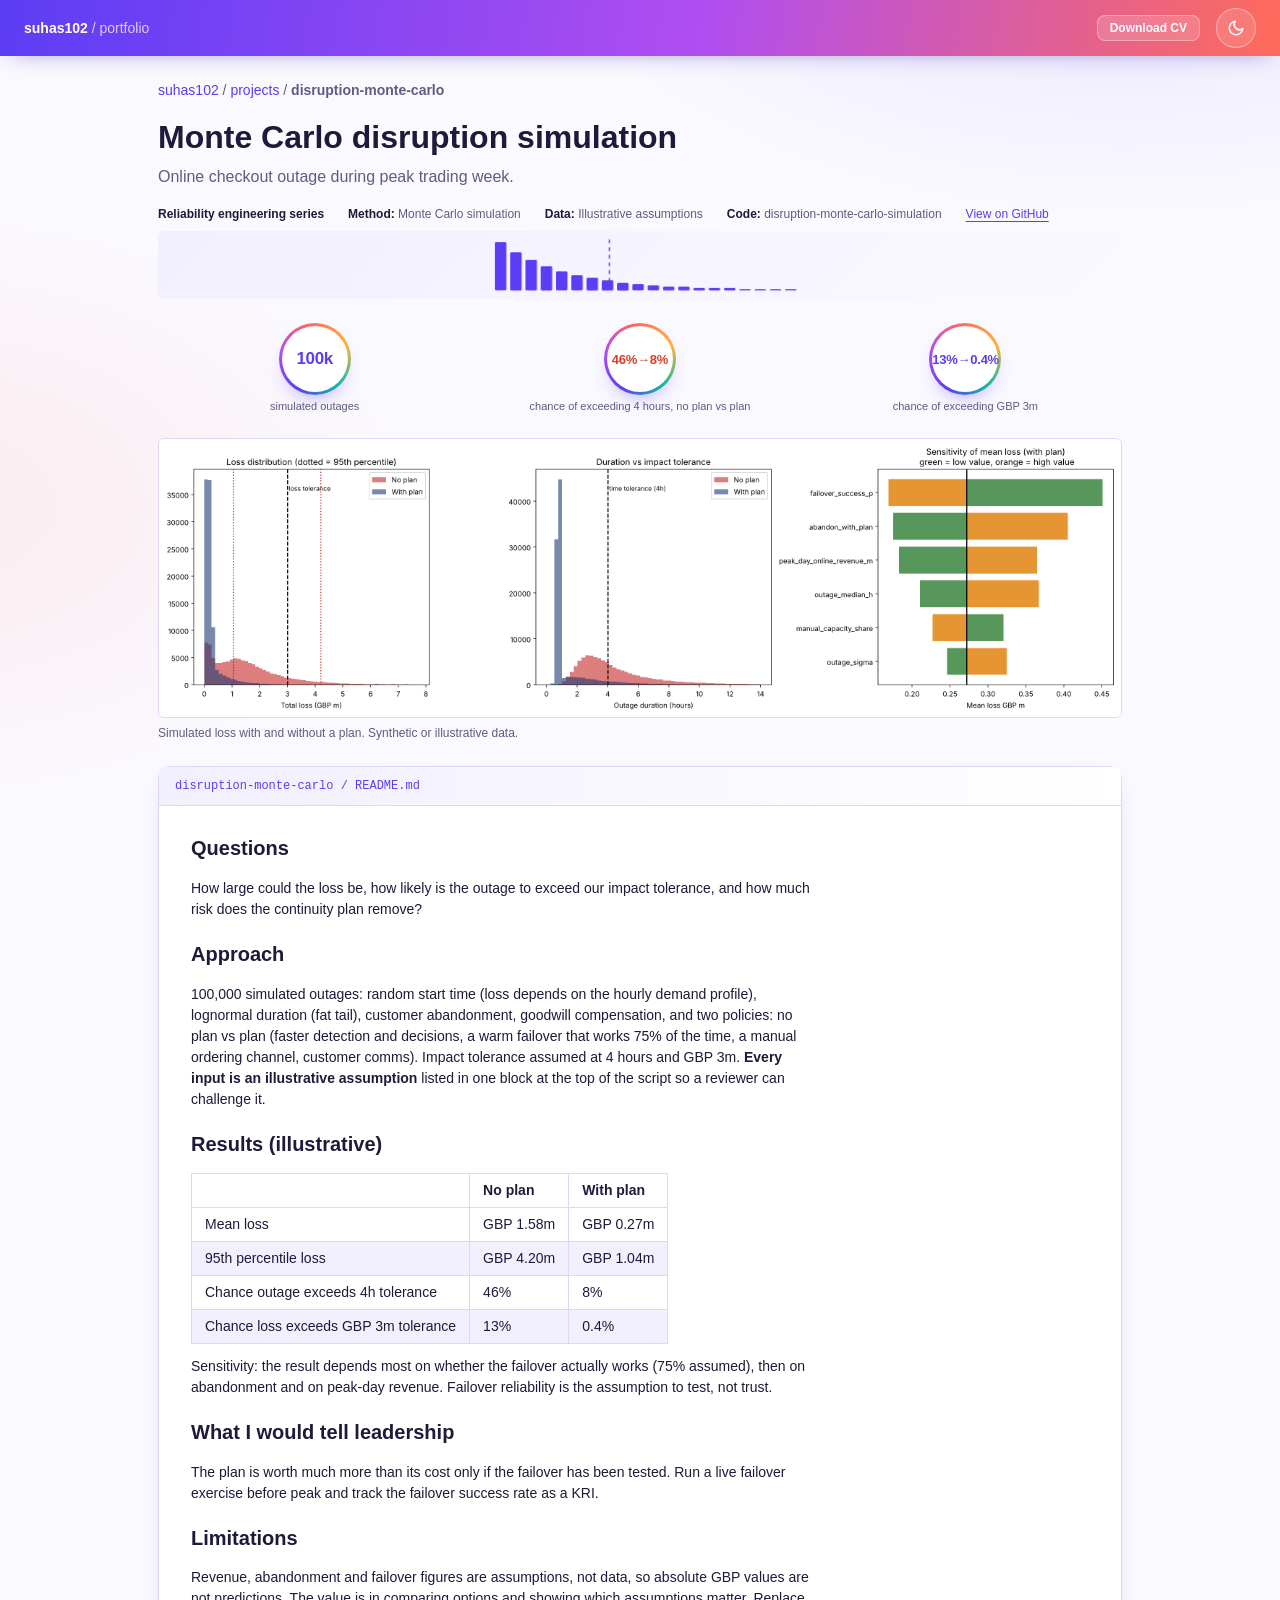
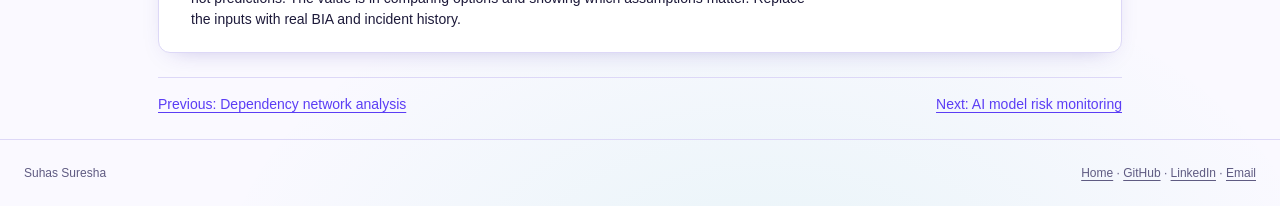
<file: case-studies/disruption-monte-carlo.html>
<!DOCTYPE html>
<html lang="en-GB" data-theme="light">
<head>
<meta charset="utf-8"><meta name="viewport" content="width=device-width, initial-scale=1">
<title>Monte Carlo disruption simulation | Suhas Suresha</title>
<meta name="description" content="Online checkout outage during peak trading week.">
<link rel="stylesheet" href="../assets/css/site.css">
<link rel="stylesheet" href="../assets/css/gh.css">
<script>try{var s=localStorage.getItem("theme"),d=matchMedia("(prefers-color-scheme: dark)").matches;document.documentElement.setAttribute("data-theme",s||(d?"dark":"light"))}catch(e){}document.documentElement.className+=" js"</script>
</head>
<body>
<a class="skip" href="#main">Skip to content</a>
<header class="gh-top"><div class="gh-top-inner"><a class="crumb" href="../index.html#overview">suhas102 <span>/ portfolio</span></a><span class="spacer"></span><a class="btn btn-small" href="../assets/Suhas-Suresha-CV.pdf">Download CV</a><button class="icon-btn needs-js" id="theme-toggle" type="button" aria-label="Switch colour theme"></button></div></header>
<main id="main" class="case-wrap">
<p class="crumbs"><a href="../index.html#overview">suhas102</a> / <a href="../index.html#repositories">projects</a> / <b>disruption-monte-carlo</b></p>
<div class="case-head"><h1>Monte Carlo disruption simulation</h1><p class="case-lede">Online checkout outage during peak trading week.</p>
<p class="case-meta2"><span><b>Reliability engineering series</b></span><span><b>Method:</b> Monte Carlo simulation</span><span><b>Data:</b> Illustrative assumptions</span><span><b>Code:</b> disruption-monte-carlo-simulation</span><span><a href="https://github.com/suhas102/disruption-monte-carlo-simulation">View on GitHub</a></span></p></div>
<div class="pin-viz" aria-hidden="true"><svg viewBox="0 0 240 44"><g fill="currentColor"><rect class="bar" x="6" y="4" width="9" height="38" rx="1" style="--d:0ms"/><rect class="bar" x="18" y="12" width="9" height="30" rx="1" style="--d:30ms"/><rect class="bar" x="30" y="18" width="9" height="24" rx="1" style="--d:60ms"/><rect class="bar" x="42" y="23" width="9" height="19" rx="1" style="--d:90ms"/><rect class="bar" x="54" y="27" width="9" height="15" rx="1" style="--d:120ms"/><rect class="bar" x="66" y="30" width="9" height="12" rx="1" style="--d:150ms"/><rect class="bar" x="78" y="32" width="9" height="10" rx="1" style="--d:180ms"/><rect class="bar" x="90" y="34" width="9" height="8" rx="1" style="--d:210ms"/><rect class="bar" x="102" y="36" width="9" height="6" rx="1" style="--d:240ms"/><rect class="bar" x="114" y="37" width="9" height="5" rx="1" style="--d:270ms"/><rect class="bar" x="126" y="38" width="9" height="4" rx="1" style="--d:300ms"/><rect class="bar" x="138" y="39" width="9" height="3" rx="1" style="--d:330ms"/><rect class="bar" x="150" y="39" width="9" height="3" rx="1" style="--d:360ms"/><rect class="bar" x="162" y="40" width="9" height="2" rx="1" style="--d:390ms"/><rect class="bar" x="174" y="40" width="9" height="2" rx="1" style="--d:420ms"/><rect class="bar" x="186" y="40" width="9" height="2" rx="1" style="--d:450ms"/><rect class="bar" x="198" y="41" width="9" height="1" rx="1" style="--d:480ms"/><rect class="bar" x="210" y="41" width="9" height="1" rx="1" style="--d:510ms"/><rect class="bar" x="222" y="41" width="9" height="1" rx="1" style="--d:540ms"/><rect class="bar" x="234" y="41" width="9" height="1" rx="1" style="--d:570ms"/></g><path d="M96 2v40" stroke="currentColor" stroke-dasharray="3 3"/></svg></div>
<div class="ach" role="list" style="grid-template-columns:repeat(3,minmax(0,1fr))"><div class="ach-item" role="listitem"><div class="ach-ring" style="font-size:17px">100k</div><span>simulated outages</span></div><div class="ach-item" role="listitem"><div class="ach-ring" style="font-size:13px">46%&rarr;8%</div><span>chance of exceeding 4 hours, no plan vs plan</span></div><div class="ach-item" role="listitem"><div class="ach-ring" style="font-size:13px">13%&rarr;0.4%</div><span>chance of exceeding GBP 3m</span></div></div>
<figure class="case-fig"><img src="../assets/img/montecarlo_results.png" alt="Simulated loss with and without a plan" loading="lazy"><figcaption>Simulated loss with and without a plan. Synthetic or illustrative data.</figcaption></figure>
<div class="box case-readme"><div class="box-head">disruption-monte-carlo / README.md</div><div class="box-body"><h2>Questions</h2><p>How large could the loss be, how likely is the outage to exceed our impact tolerance, and how much risk does
the continuity plan remove?</p><h2>Approach</h2><p>100,000 simulated outages: random start time (loss depends on the hourly demand profile), lognormal duration (fat tail),
customer abandonment, goodwill compensation, and two policies: no plan vs plan (faster detection and decisions, a warm failover that works 75% of the time,
a manual ordering channel, customer comms). Impact tolerance assumed at 4 hours and GBP 3m. <strong>Every input is an illustrative assumption</strong>
listed in one block at the top of the script so a reviewer can challenge it.</p><h2>Results (illustrative)</h2><table>
<thead>
<tr>
<th></th>
<th>No plan</th>
<th>With plan</th>
</tr>
</thead>
<tbody>
<tr>
<td>Mean loss</td>
<td>GBP 1.58m</td>
<td>GBP 0.27m</td>
</tr>
<tr>
<td>95th percentile loss</td>
<td>GBP 4.20m</td>
<td>GBP 1.04m</td>
</tr>
<tr>
<td>Chance outage exceeds 4h tolerance</td>
<td>46%</td>
<td>8%</td>
</tr>
<tr>
<td>Chance loss exceeds GBP 3m tolerance</td>
<td>13%</td>
<td>0.4%</td>
</tr>
</tbody>
</table>
<p>Sensitivity: the result depends most on whether the failover actually works (75% assumed), then on abandonment and on peak-day revenue. Failover reliability is the assumption to test, not trust.</p><h2>What I would tell leadership</h2><p>The plan is worth much more than its cost only if the failover has been tested. Run a live failover
exercise before peak and track the failover success rate as a KRI.</p><h2>Limitations</h2><p>Revenue, abandonment and failover figures are assumptions, not data, so absolute GBP values are not predictions.
The value is in comparing options and showing which assumptions matter. Replace the inputs with real BIA and incident history.</p></div></div>
<nav class="case-nav2" aria-label="More case studies"><a href="dependency-network.html">Previous: Dependency network analysis</a><a href="ai-model-risk-monitoring.html">Next: AI model risk monitoring</a></nav>
</main>
<footer class="gh-foot"><span>Suhas Suresha</span><span><a href="../index.html">Home</a> &middot; <a href="https://github.com/suhas102">GitHub</a> &middot; <a href="https://www.linkedin.com/in/suhas-suresha-b54678355/">LinkedIn</a> &middot; <a href="mailto:suhasuresha8@gmail.com">Email</a></span></footer>
<script src="../assets/js/main.js" defer></script>
</body></html>
</file>
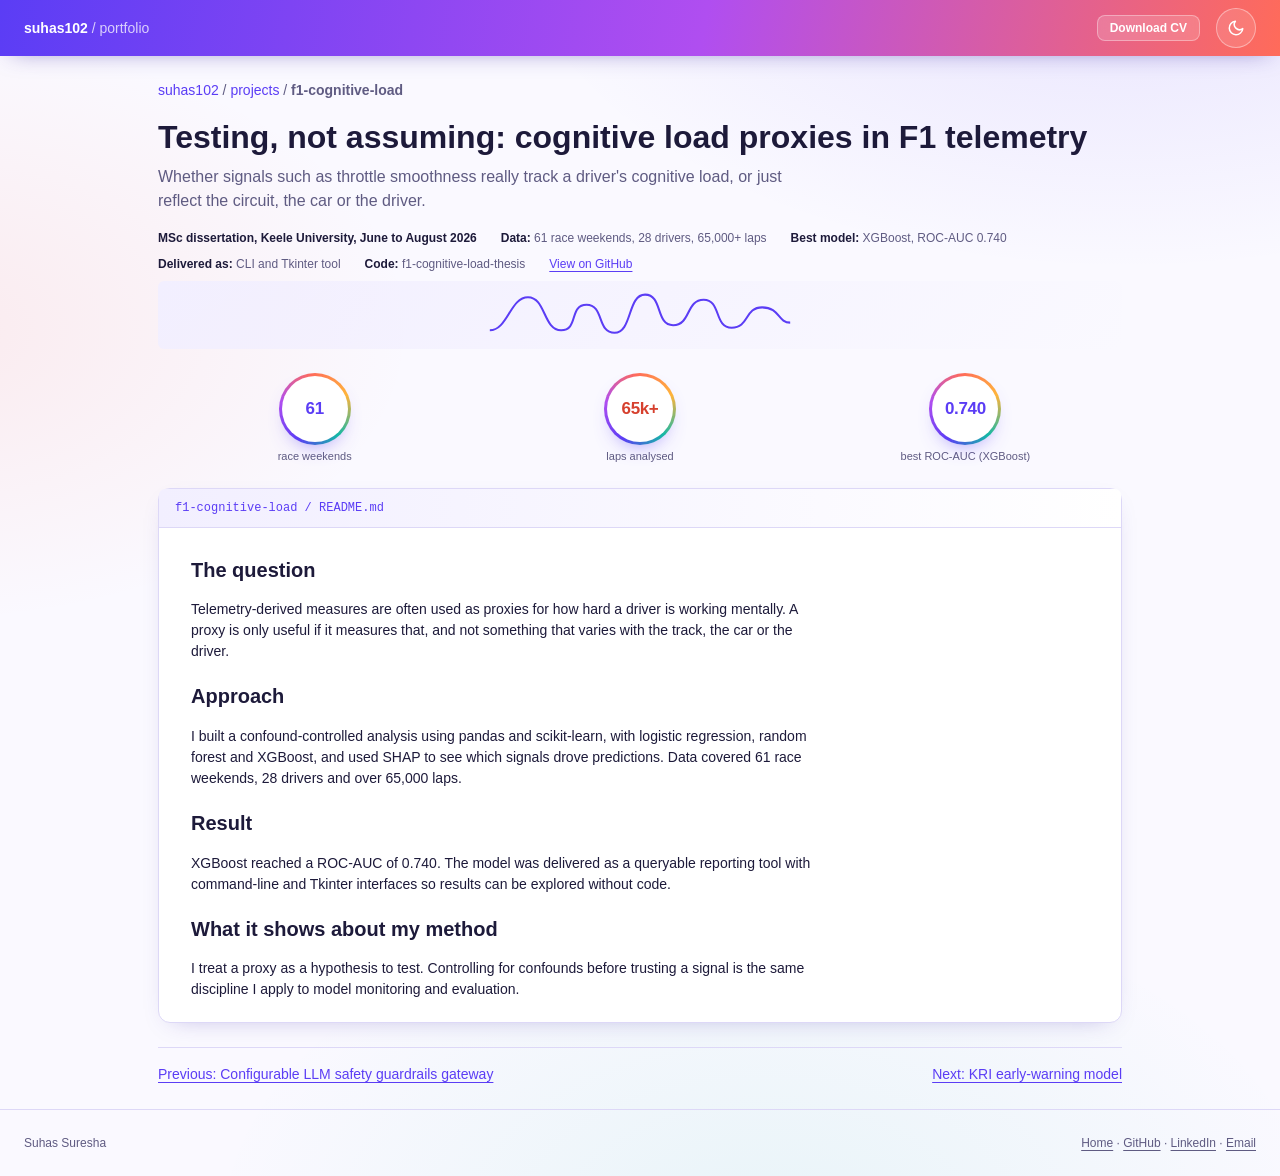
<file: case-studies/f1-cognitive-load.html>
<!DOCTYPE html>
<html lang="en-GB" data-theme="light">
<head>
<meta charset="utf-8"><meta name="viewport" content="width=device-width, initial-scale=1">
<title>Testing, not assuming: cognitive load proxies in F1 telemetry | Suhas Suresha</title>
<meta name="description" content="Whether signals such as throttle smoothness really track a driver&#x27;s cognitive load, or just reflect the circuit, the car or the driver.">
<link rel="stylesheet" href="../assets/css/site.css">
<link rel="stylesheet" href="../assets/css/gh.css">
<script>try{var s=localStorage.getItem("theme"),d=matchMedia("(prefers-color-scheme: dark)").matches;document.documentElement.setAttribute("data-theme",s||(d?"dark":"light"))}catch(e){}document.documentElement.className+=" js"</script>
</head>
<body>
<a class="skip" href="#main">Skip to content</a>
<header class="gh-top"><div class="gh-top-inner"><a class="crumb" href="../index.html#overview">suhas102 <span>/ portfolio</span></a><span class="spacer"></span><a class="btn btn-small" href="../assets/Suhas-Suresha-CV.pdf">Download CV</a><button class="icon-btn needs-js" id="theme-toggle" type="button" aria-label="Switch colour theme"></button></div></header>
<main id="main" class="case-wrap">
<p class="crumbs"><a href="../index.html#overview">suhas102</a> / <a href="../index.html#repositories">projects</a> / <b>f1-cognitive-load</b></p>
<div class="case-head"><h1>Testing, not assuming: cognitive load proxies in F1 telemetry</h1><p class="case-lede">Whether signals such as throttle smoothness really track a driver&#x27;s cognitive load, or just reflect the circuit, the car or the driver.</p>
<p class="case-meta2"><span><b>MSc dissertation, Keele University, June to August 2026</b></span><span><b>Data:</b> 61 race weekends, 28 drivers, 65,000+ laps</span><span><b>Best model:</b> XGBoost, ROC-AUC 0.740</span><span><b>Delivered as:</b> CLI and Tkinter tool</span><span><b>Code:</b> f1-cognitive-load-thesis</span><span><a href="https://github.com/suhas102/f1-cognitive-load-thesis">View on GitHub</a></span></p></div>
<div class="pin-viz" aria-hidden="true"><svg viewBox="0 0 240 44"><path class="trace" fill="none" stroke="currentColor" stroke-width="1.6" d="M2 34C16 34 18 8 32 8S44 34 58 34 64 14 78 14 86 36 100 36 110 6 124 6 132 30 146 30 156 10 170 10 178 32 192 32 202 16 216 16 228 28 238 28"/></svg></div>
<div class="ach" role="list" style="grid-template-columns:repeat(3,minmax(0,1fr))"><div class="ach-item" role="listitem"><div class="ach-ring" style="font-size:17px">61</div><span>race weekends</span></div><div class="ach-item" role="listitem"><div class="ach-ring" style="font-size:17px">65k+</div><span>laps analysed</span></div><div class="ach-item" role="listitem"><div class="ach-ring" style="font-size:17px">0.740</div><span>best ROC-AUC (XGBoost)</span></div></div>

<div class="box case-readme"><div class="box-head">f1-cognitive-load / README.md</div><div class="box-body"><h2>The question</h2><p>Telemetry-derived measures are often used as proxies for how hard a driver is working mentally. A proxy is only useful if it measures that, and not something that varies with the track, the car or the driver.</p><h2>Approach</h2><p>I built a confound-controlled analysis using pandas and scikit-learn, with logistic regression, random forest and XGBoost, and used SHAP to see which signals drove predictions. Data covered 61 race weekends, 28 drivers and over 65,000 laps.</p><h2>Result</h2><p>XGBoost reached a ROC-AUC of 0.740. The model was delivered as a queryable reporting tool with command-line and Tkinter interfaces so results can be explored without code.</p><h2>What it shows about my method</h2><p>I treat a proxy as a hypothesis to test. Controlling for confounds before trusting a signal is the same discipline I apply to model monitoring and evaluation.</p></div></div>
<nav class="case-nav2" aria-label="More case studies"><a href="llm-guardrails-gateway.html">Previous: Configurable LLM safety guardrails gateway</a><a href="kri-early-warning.html">Next: KRI early-warning model</a></nav>
</main>
<footer class="gh-foot"><span>Suhas Suresha</span><span><a href="../index.html">Home</a> &middot; <a href="https://github.com/suhas102">GitHub</a> &middot; <a href="https://www.linkedin.com/in/suhas-suresha-b54678355/">LinkedIn</a> &middot; <a href="mailto:suhasuresha8@gmail.com">Email</a></span></footer>
<script src="../assets/js/main.js" defer></script>
</body></html>
</file>
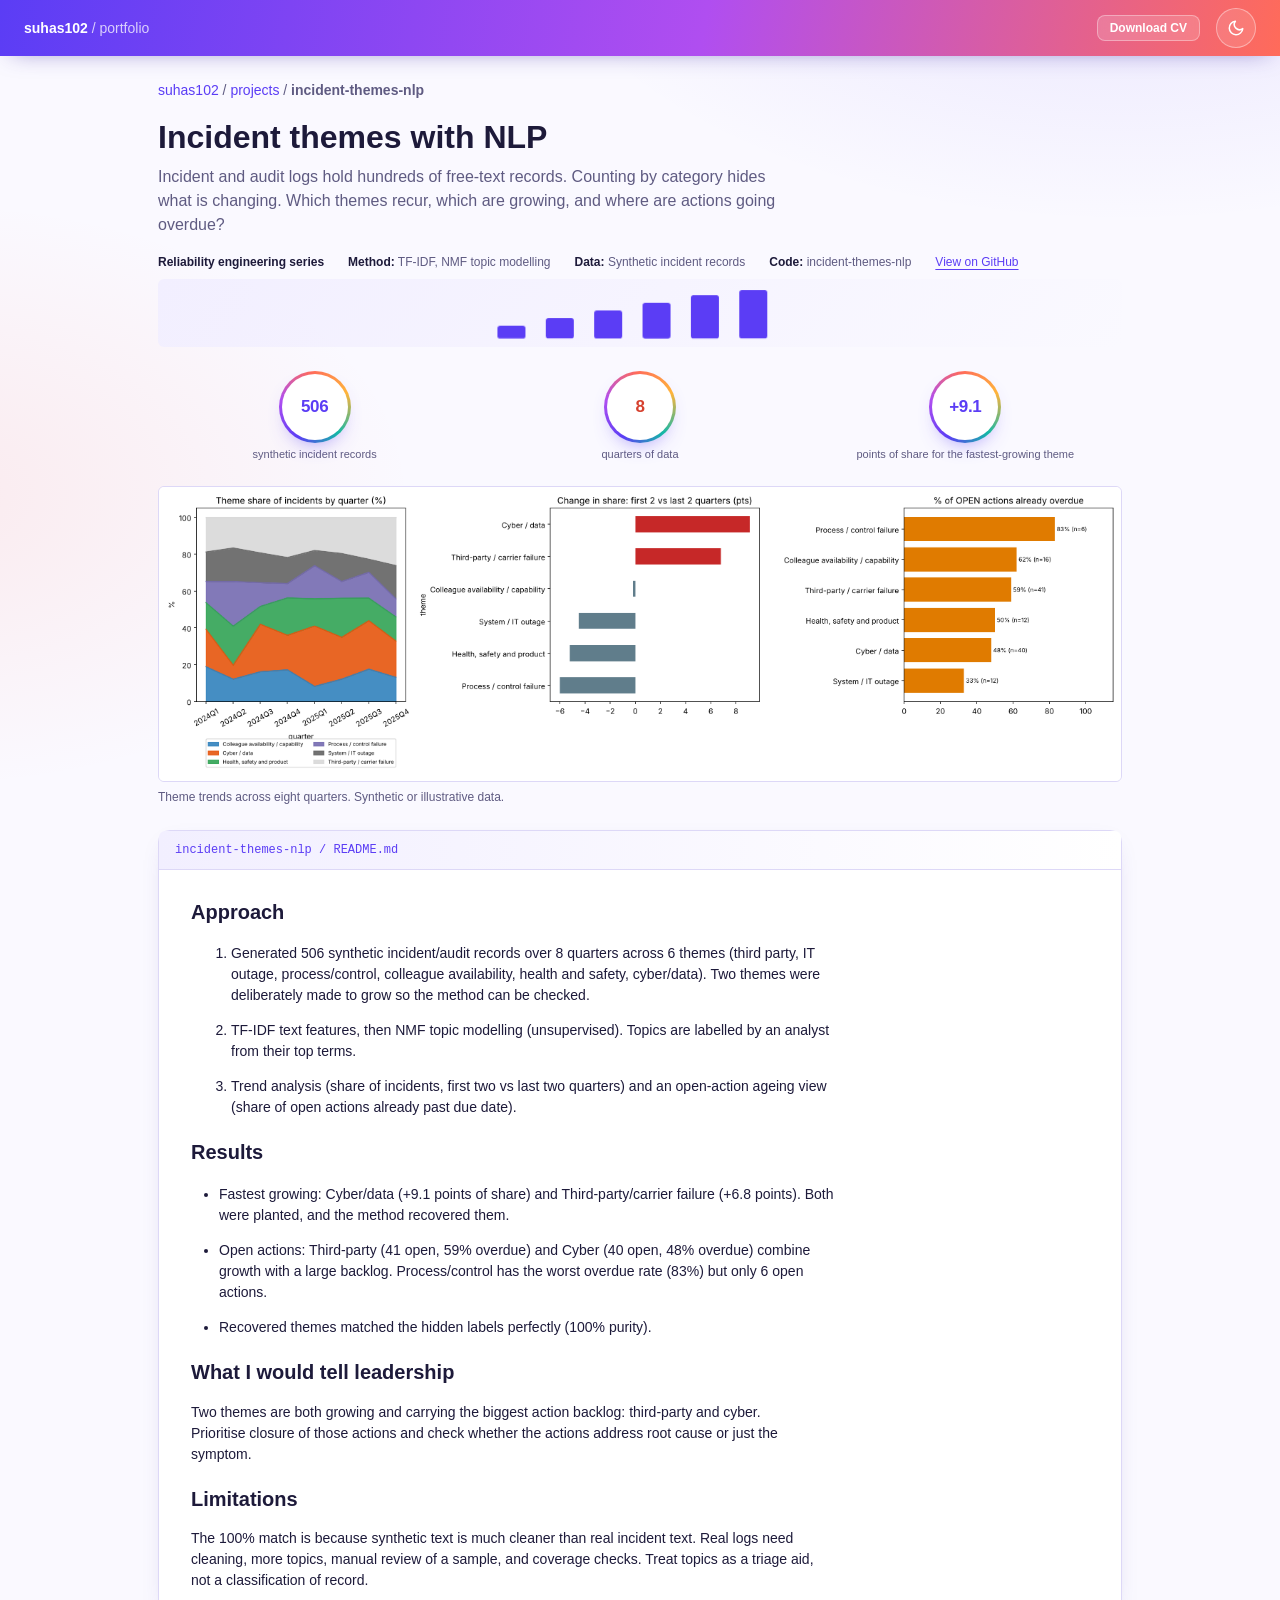
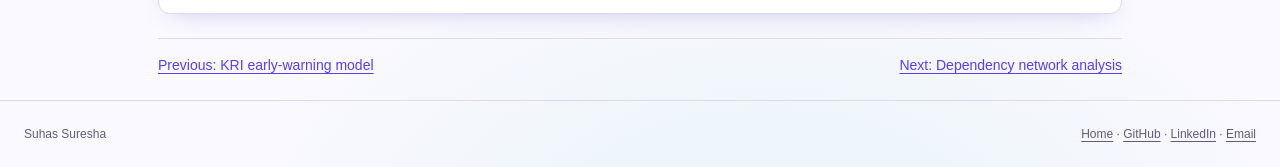
<file: case-studies/incident-themes-nlp.html>
<!DOCTYPE html>
<html lang="en-GB" data-theme="light">
<head>
<meta charset="utf-8"><meta name="viewport" content="width=device-width, initial-scale=1">
<title>Incident themes with NLP | Suhas Suresha</title>
<meta name="description" content="Incident and audit logs hold hundreds of free-text records. Counting by category hides what is changing. Which themes recur, which are growing, and where are actions going overdue?">
<link rel="stylesheet" href="../assets/css/site.css">
<link rel="stylesheet" href="../assets/css/gh.css">
<script>try{var s=localStorage.getItem("theme"),d=matchMedia("(prefers-color-scheme: dark)").matches;document.documentElement.setAttribute("data-theme",s||(d?"dark":"light"))}catch(e){}document.documentElement.className+=" js"</script>
</head>
<body>
<a class="skip" href="#main">Skip to content</a>
<header class="gh-top"><div class="gh-top-inner"><a class="crumb" href="../index.html#overview">suhas102 <span>/ portfolio</span></a><span class="spacer"></span><a class="btn btn-small" href="../assets/Suhas-Suresha-CV.pdf">Download CV</a><button class="icon-btn needs-js" id="theme-toggle" type="button" aria-label="Switch colour theme"></button></div></header>
<main id="main" class="case-wrap">
<p class="crumbs"><a href="../index.html#overview">suhas102</a> / <a href="../index.html#repositories">projects</a> / <b>incident-themes-nlp</b></p>
<div class="case-head"><h1>Incident themes with NLP</h1><p class="case-lede">Incident and audit logs hold hundreds of free-text records. Counting by category hides what is changing. Which themes recur, which are growing, and where are actions going overdue?</p>
<p class="case-meta2"><span><b>Reliability engineering series</b></span><span><b>Method:</b> TF-IDF, NMF topic modelling</span><span><b>Data:</b> Synthetic incident records</span><span><b>Code:</b> incident-themes-nlp</span><span><a href="https://github.com/suhas102/incident-themes-nlp">View on GitHub</a></span></p></div>
<div class="pin-viz" aria-hidden="true"><svg viewBox="0 0 240 44"><g fill="currentColor"><rect class="bar" x="8" y="32" width="22" height="10" rx="2" style="--d:0ms"/><rect class="bar" x="46" y="26" width="22" height="16" rx="2" style="--d:60ms"/><rect class="bar" x="84" y="20" width="22" height="22" rx="2" style="--d:120ms"/><rect class="bar" x="122" y="14" width="22" height="28" rx="2" style="--d:180ms"/><rect class="bar" x="160" y="8" width="22" height="34" rx="2" style="--d:240ms"/><rect class="bar" x="198" y="4" width="22" height="38" rx="2" style="--d:300ms"/></g></svg></div>
<div class="ach" role="list" style="grid-template-columns:repeat(3,minmax(0,1fr))"><div class="ach-item" role="listitem"><div class="ach-ring" style="font-size:17px">506</div><span>synthetic incident records</span></div><div class="ach-item" role="listitem"><div class="ach-ring" style="font-size:17px">8</div><span>quarters of data</span></div><div class="ach-item" role="listitem"><div class="ach-ring" style="font-size:17px">+9.1</div><span>points of share for the fastest-growing theme</span></div></div>
<figure class="case-fig"><img src="../assets/img/incident_themes.png" alt="Theme trends across eight quarters" loading="lazy"><figcaption>Theme trends across eight quarters. Synthetic or illustrative data.</figcaption></figure>
<div class="box case-readme"><div class="box-head">incident-themes-nlp / README.md</div><div class="box-body"><h2>Approach</h2><ol>
<li>
<p>Generated 506 synthetic incident/audit records over 8 quarters across 6 themes (third party, IT outage, process/control, colleague availability, health and safety, cyber/data). Two themes were deliberately made to grow so the method can be checked.</p>
</li>
<li>
<p>TF-IDF text features, then NMF topic modelling (unsupervised). Topics are labelled by an analyst from their top terms.</p>
</li>
<li>
<p>Trend analysis (share of incidents, first two vs last two quarters) and an open-action ageing view (share of open actions already past due date).</p>
</li>
</ol><h2>Results</h2><ul>
<li>
<p>Fastest growing: Cyber/data (+9.1 points of share) and Third-party/carrier failure (+6.8 points). Both were planted, and the method recovered them.</p>
</li>
<li>
<p>Open actions: Third-party (41 open, 59% overdue) and Cyber (40 open, 48% overdue) combine growth with a large backlog. Process/control has the worst overdue rate (83%) but only 6 open actions.</p>
</li>
<li>
<p>Recovered themes matched the hidden labels perfectly (100% purity).</p>
</li>
</ul><h2>What I would tell leadership</h2><p>Two themes are both growing and carrying the biggest action backlog: third-party and cyber.
Prioritise closure of those actions and check whether the actions address root cause or just the symptom.</p><h2>Limitations</h2><p>The 100% match is because synthetic text is much cleaner than real incident text. Real logs need cleaning,
more topics, manual review of a sample, and coverage checks. Treat topics as a triage aid, not a classification of record.</p></div></div>
<nav class="case-nav2" aria-label="More case studies"><a href="kri-early-warning.html">Previous: KRI early-warning model</a><a href="dependency-network.html">Next: Dependency network analysis</a></nav>
</main>
<footer class="gh-foot"><span>Suhas Suresha</span><span><a href="../index.html">Home</a> &middot; <a href="https://github.com/suhas102">GitHub</a> &middot; <a href="https://www.linkedin.com/in/suhas-suresha-b54678355/">LinkedIn</a> &middot; <a href="mailto:suhasuresha8@gmail.com">Email</a></span></footer>
<script src="../assets/js/main.js" defer></script>
</body></html>
</file>
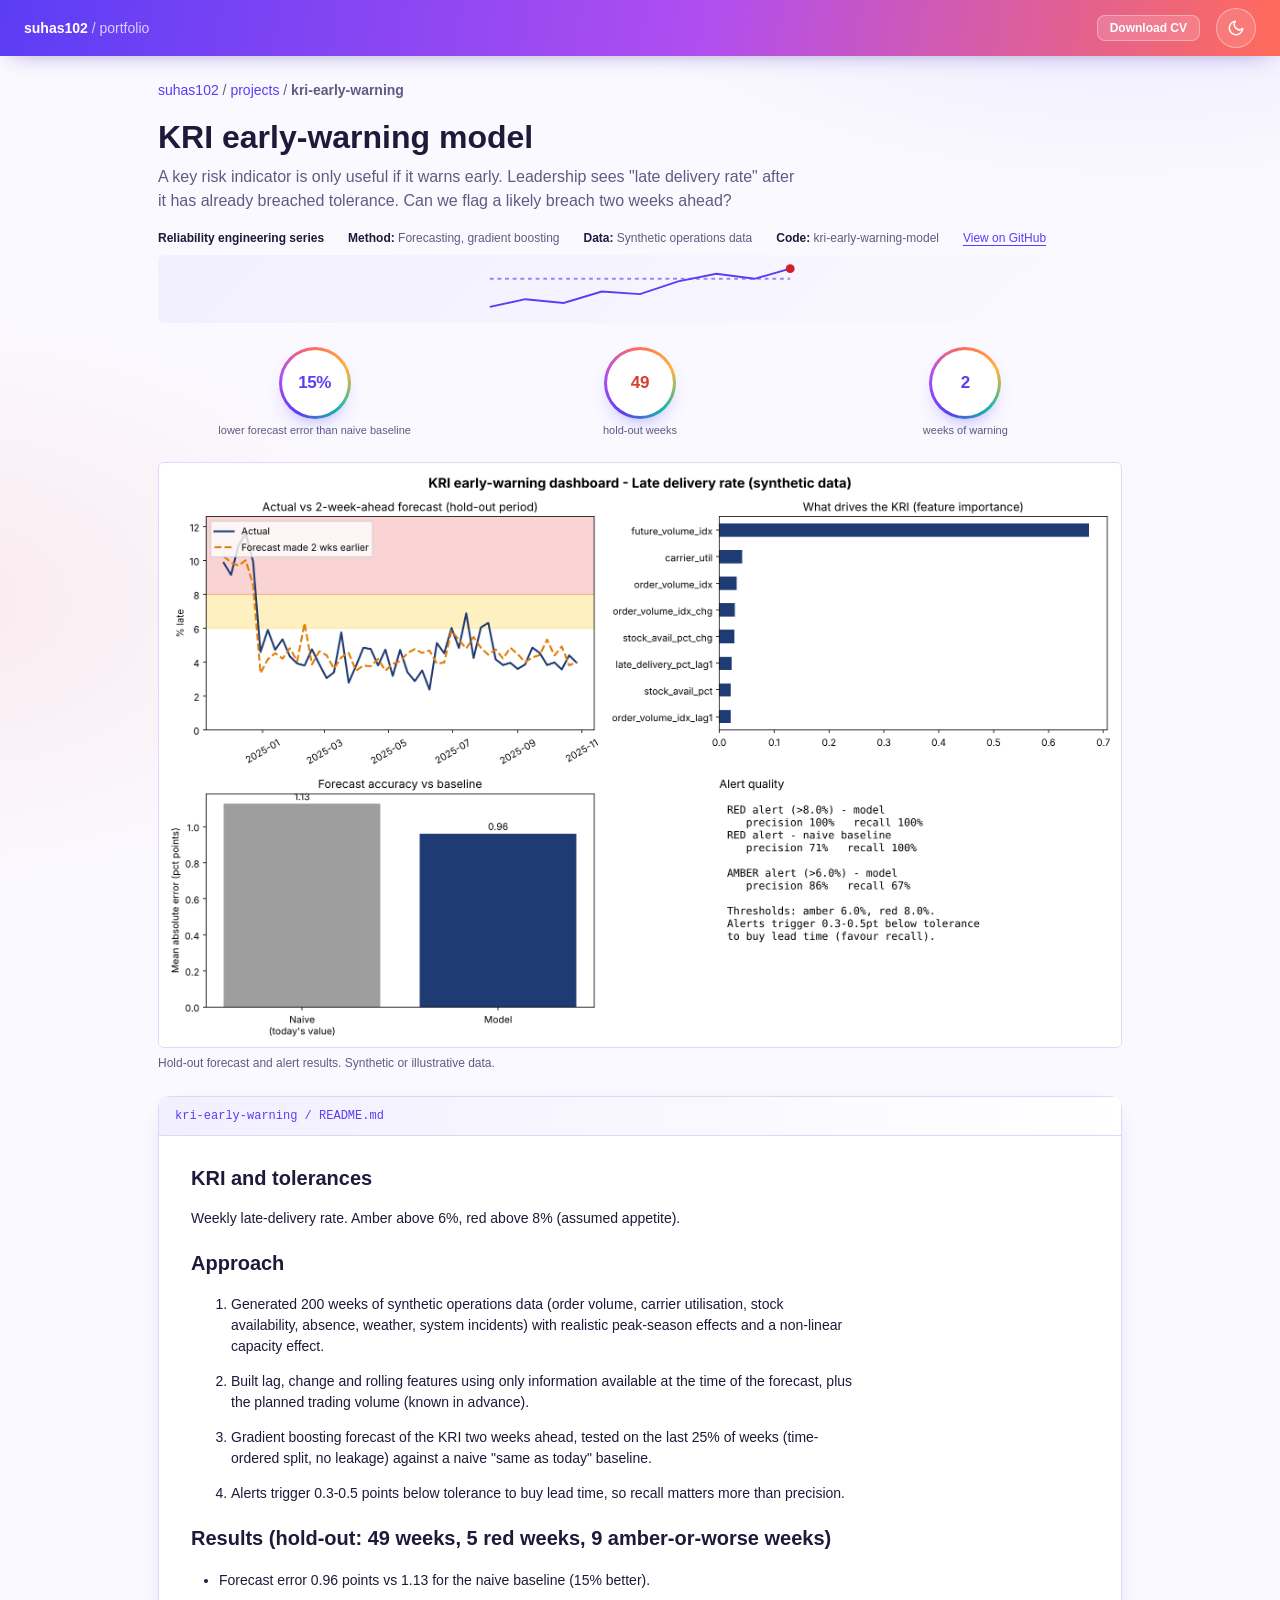
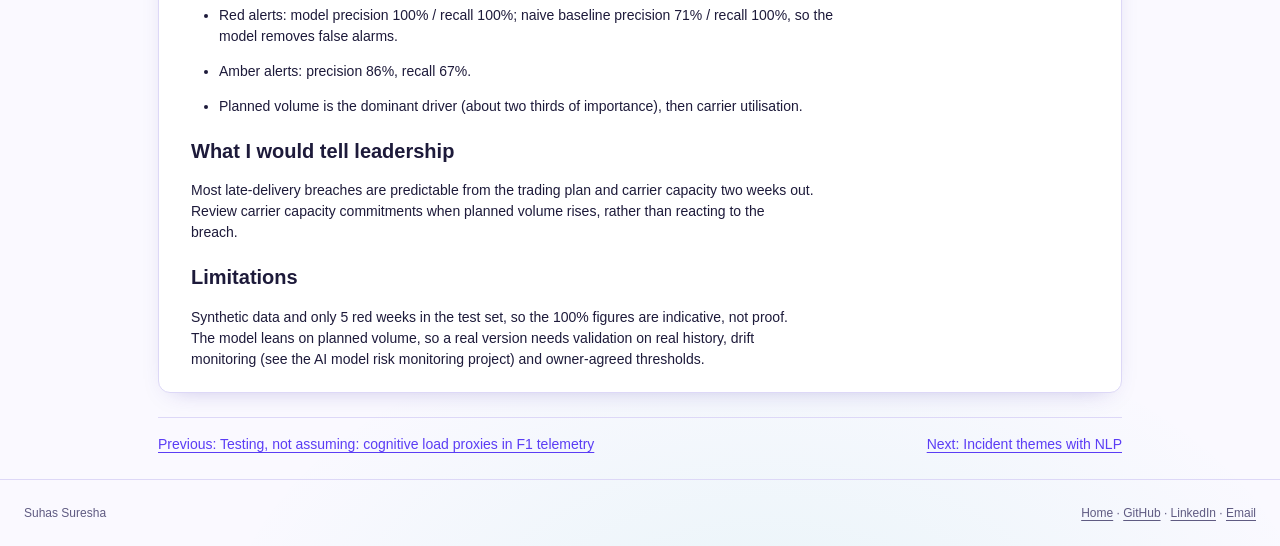
<file: case-studies/kri-early-warning.html>
<!DOCTYPE html>
<html lang="en-GB" data-theme="light">
<head>
<meta charset="utf-8"><meta name="viewport" content="width=device-width, initial-scale=1">
<title>KRI early-warning model | Suhas Suresha</title>
<meta name="description" content="A key risk indicator is only useful if it warns early. Leadership sees &quot;late delivery rate&quot; after it has already breached tolerance. Can we flag a likely breach two weeks ahead?">
<link rel="stylesheet" href="../assets/css/site.css">
<link rel="stylesheet" href="../assets/css/gh.css">
<script>try{var s=localStorage.getItem("theme"),d=matchMedia("(prefers-color-scheme: dark)").matches;document.documentElement.setAttribute("data-theme",s||(d?"dark":"light"))}catch(e){}document.documentElement.className+=" js"</script>
</head>
<body>
<a class="skip" href="#main">Skip to content</a>
<header class="gh-top"><div class="gh-top-inner"><a class="crumb" href="../index.html#overview">suhas102 <span>/ portfolio</span></a><span class="spacer"></span><a class="btn btn-small" href="../assets/Suhas-Suresha-CV.pdf">Download CV</a><button class="icon-btn needs-js" id="theme-toggle" type="button" aria-label="Switch colour theme"></button></div></header>
<main id="main" class="case-wrap">
<p class="crumbs"><a href="../index.html#overview">suhas102</a> / <a href="../index.html#repositories">projects</a> / <b>kri-early-warning</b></p>
<div class="case-head"><h1>KRI early-warning model</h1><p class="case-lede">A key risk indicator is only useful if it warns early. Leadership sees &quot;late delivery rate&quot; after it has already breached tolerance. Can we flag a likely breach two weeks ahead?</p>
<p class="case-meta2"><span><b>Reliability engineering series</b></span><span><b>Method:</b> Forecasting, gradient boosting</span><span><b>Data:</b> Synthetic operations data</span><span><b>Code:</b> kri-early-warning-model</span><span><a href="https://github.com/suhas102/kri-early-warning-model">View on GitHub</a></span></p></div>
<div class="pin-viz" aria-hidden="true"><svg viewBox="0 0 240 44"><g stroke="currentColor" fill="none" stroke-width="1.5"><path d="M2 36L30 30 60 33 90 24 120 26 150 16 180 10 210 14 238 6"/><path stroke-dasharray="3 3" opacity=".6" d="M2 14H238"/></g><circle cx="238" cy="6" r="3.5" fill="#cf222e"/></svg></div>
<div class="ach" role="list" style="grid-template-columns:repeat(3,minmax(0,1fr))"><div class="ach-item" role="listitem"><div class="ach-ring" style="font-size:17px">15%</div><span>lower forecast error than naive baseline</span></div><div class="ach-item" role="listitem"><div class="ach-ring" style="font-size:17px">49</div><span>hold-out weeks</span></div><div class="ach-item" role="listitem"><div class="ach-ring" style="font-size:17px">2</div><span>weeks of warning</span></div></div>
<figure class="case-fig"><img src="../assets/img/kri_dashboard.png" alt="Hold-out forecast and alert results" loading="lazy"><figcaption>Hold-out forecast and alert results. Synthetic or illustrative data.</figcaption></figure>
<div class="box case-readme"><div class="box-head">kri-early-warning / README.md</div><div class="box-body"><h2>KRI and tolerances</h2><p>Weekly late-delivery rate. Amber above 6%, red above 8% (assumed appetite).</p><h2>Approach</h2><ol>
<li>
<p>Generated 200 weeks of synthetic operations data (order volume, carrier utilisation, stock availability, absence, weather, system incidents) with realistic peak-season effects and a non-linear capacity effect.</p>
</li>
<li>
<p>Built lag, change and rolling features using only information available at the time of the forecast, plus the planned trading volume (known in advance).</p>
</li>
<li>
<p>Gradient boosting forecast of the KRI two weeks ahead, tested on the last 25% of weeks (time-ordered split, no leakage) against a naive "same as today" baseline.</p>
</li>
<li>
<p>Alerts trigger 0.3-0.5 points below tolerance to buy lead time, so recall matters more than precision.</p>
</li>
</ol><h2>Results (hold-out: 49 weeks, 5 red weeks, 9 amber-or-worse weeks)</h2><ul>
<li>
<p>Forecast error 0.96 points vs 1.13 for the naive baseline (15% better).</p>
</li>
<li>
<p>Red alerts: model precision 100% / recall 100%; naive baseline precision 71% / recall 100%, so the model removes false alarms.</p>
</li>
<li>
<p>Amber alerts: precision 86%, recall 67%.</p>
</li>
<li>
<p>Planned volume is the dominant driver (about two thirds of importance), then carrier utilisation.</p>
</li>
</ul><h2>What I would tell leadership</h2><p>Most late-delivery breaches are predictable from the trading plan and carrier capacity
two weeks out. Review carrier capacity commitments when planned volume rises, rather than reacting to the breach.</p><h2>Limitations</h2><p>Synthetic data and only 5 red weeks in the test set, so the 100% figures are
indicative, not proof. The model leans on planned volume, so a real version needs validation on real history, drift
monitoring (see the AI model risk monitoring project) and owner-agreed thresholds.</p></div></div>
<nav class="case-nav2" aria-label="More case studies"><a href="f1-cognitive-load.html">Previous: Testing, not assuming: cognitive load proxies in F1 telemetry</a><a href="incident-themes-nlp.html">Next: Incident themes with NLP</a></nav>
</main>
<footer class="gh-foot"><span>Suhas Suresha</span><span><a href="../index.html">Home</a> &middot; <a href="https://github.com/suhas102">GitHub</a> &middot; <a href="https://www.linkedin.com/in/suhas-suresha-b54678355/">LinkedIn</a> &middot; <a href="mailto:suhasuresha8@gmail.com">Email</a></span></footer>
<script src="../assets/js/main.js" defer></script>
</body></html>
</file>
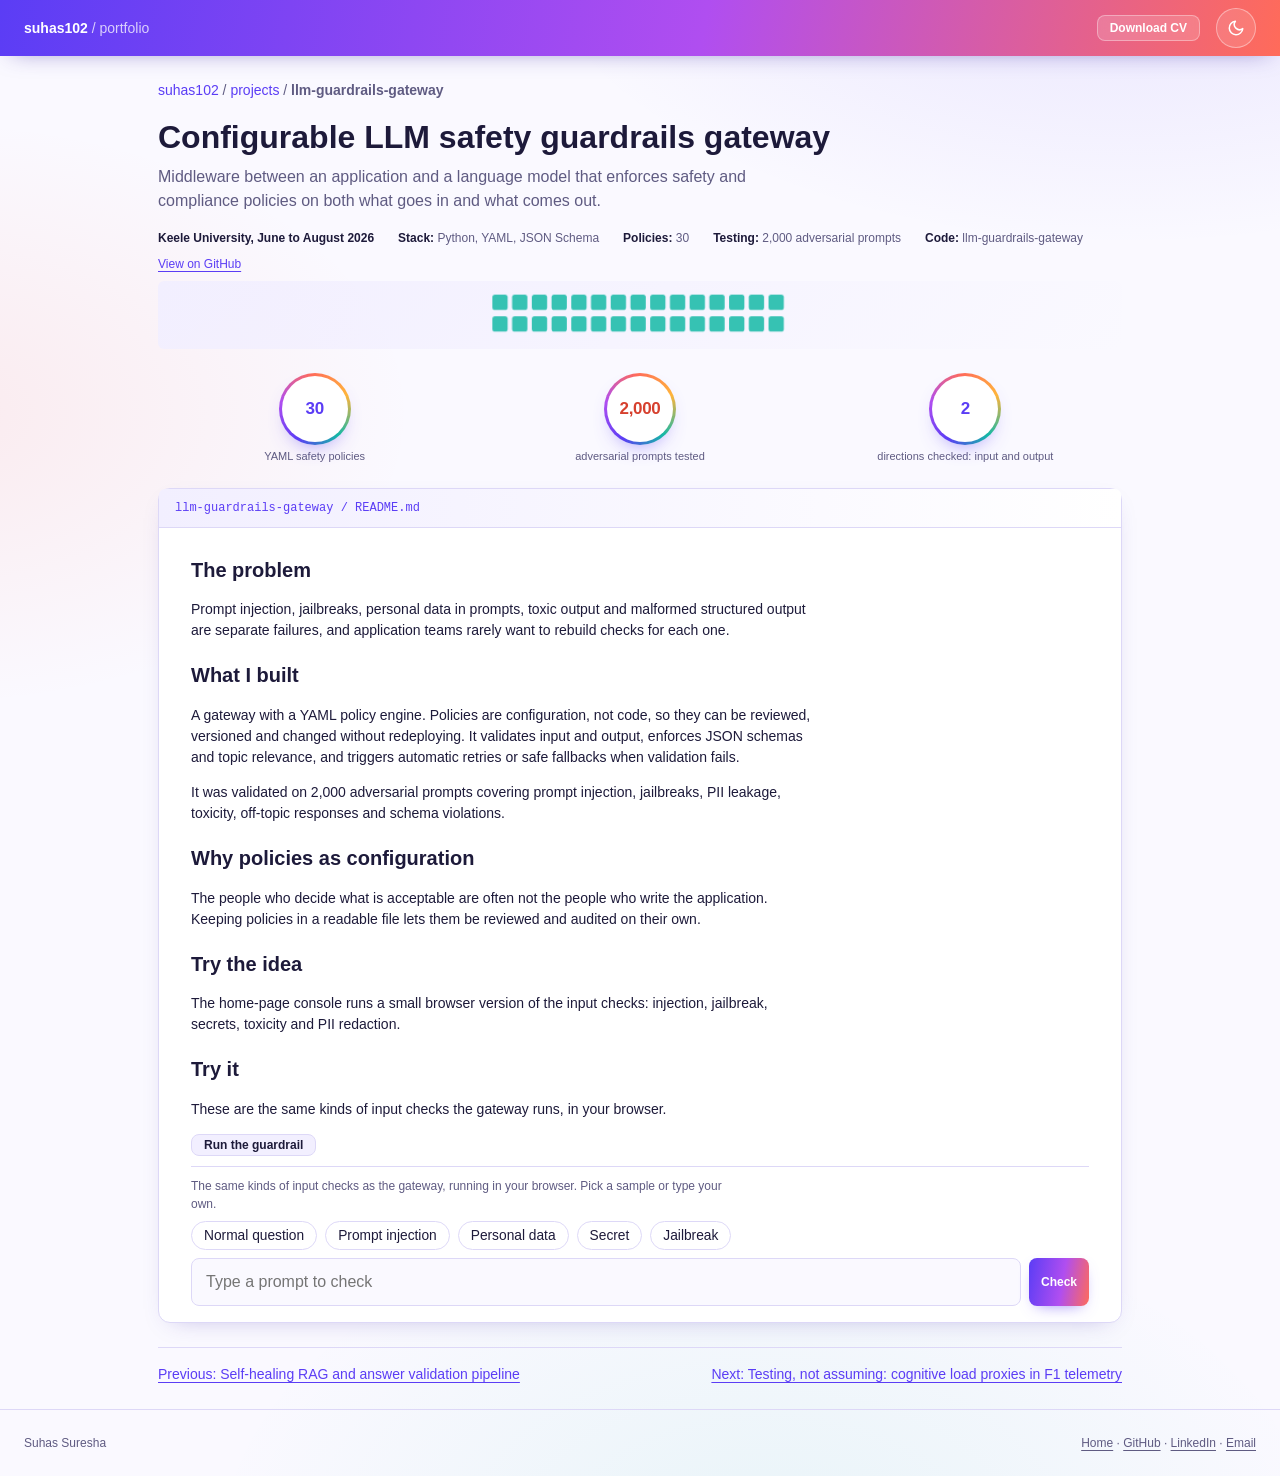
<file: case-studies/llm-guardrails-gateway.html>
<!DOCTYPE html>
<html lang="en-GB" data-theme="light">
<head>
<meta charset="utf-8"><meta name="viewport" content="width=device-width, initial-scale=1">
<title>Configurable LLM safety guardrails gateway | Suhas Suresha</title>
<meta name="description" content="Middleware between an application and a language model that enforces safety and compliance policies on both what goes in and what comes out.">
<link rel="stylesheet" href="../assets/css/site.css">
<link rel="stylesheet" href="../assets/css/gh.css">
<script>try{var s=localStorage.getItem("theme"),d=matchMedia("(prefers-color-scheme: dark)").matches;document.documentElement.setAttribute("data-theme",s||(d?"dark":"light"))}catch(e){}document.documentElement.className+=" js"</script>
</head>
<body>
<a class="skip" href="#main">Skip to content</a>
<header class="gh-top"><div class="gh-top-inner"><a class="crumb" href="../index.html#overview">suhas102 <span>/ portfolio</span></a><span class="spacer"></span><a class="btn btn-small" href="../assets/Suhas-Suresha-CV.pdf">Download CV</a><button class="icon-btn needs-js" id="theme-toggle" type="button" aria-label="Switch colour theme"></button></div></header>
<main id="main" class="case-wrap">
<p class="crumbs"><a href="../index.html#overview">suhas102</a> / <a href="../index.html#repositories">projects</a> / <b>llm-guardrails-gateway</b></p>
<div class="case-head"><h1>Configurable LLM safety guardrails gateway</h1><p class="case-lede">Middleware between an application and a language model that enforces safety and compliance policies on both what goes in and what comes out.</p>
<p class="case-meta2"><span><b>Keele University, June to August 2026</b></span><span><b>Stack:</b> Python, YAML, JSON Schema</span><span><b>Policies:</b> 30</span><span><b>Testing:</b> 2,000 adversarial prompts</span><span><b>Code:</b> llm-guardrails-gateway</span><span><a href="https://github.com/suhas102/llm-guardrails-gateway">View on GitHub</a></span></p></div>
<div class="pin-viz" aria-hidden="true"><svg viewBox="0 0 240 44"><g><rect class="sq" x="4.0" y="6" width="12" height="12" rx="2" style="--d:0ms"/><rect class="sq" x="19.5" y="6" width="12" height="12" rx="2" style="--d:40ms"/><rect class="sq" x="35.0" y="6" width="12" height="12" rx="2" style="--d:80ms"/><rect class="sq" x="50.5" y="6" width="12" height="12" rx="2" style="--d:120ms"/><rect class="sq" x="66.0" y="6" width="12" height="12" rx="2" style="--d:160ms"/><rect class="sq" x="81.5" y="6" width="12" height="12" rx="2" style="--d:200ms"/><rect class="sq" x="97.0" y="6" width="12" height="12" rx="2" style="--d:240ms"/><rect class="sq" x="112.5" y="6" width="12" height="12" rx="2" style="--d:280ms"/><rect class="sq" x="128.0" y="6" width="12" height="12" rx="2" style="--d:320ms"/><rect class="sq" x="143.5" y="6" width="12" height="12" rx="2" style="--d:360ms"/><rect class="sq" x="159.0" y="6" width="12" height="12" rx="2" style="--d:400ms"/><rect class="sq" x="174.5" y="6" width="12" height="12" rx="2" style="--d:440ms"/><rect class="sq" x="190.0" y="6" width="12" height="12" rx="2" style="--d:480ms"/><rect class="sq" x="205.5" y="6" width="12" height="12" rx="2" style="--d:520ms"/><rect class="sq" x="221.0" y="6" width="12" height="12" rx="2" style="--d:560ms"/><rect class="sq" x="4.0" y="23" width="12" height="12" rx="2" style="--d:600ms"/><rect class="sq" x="19.5" y="23" width="12" height="12" rx="2" style="--d:640ms"/><rect class="sq" x="35.0" y="23" width="12" height="12" rx="2" style="--d:680ms"/><rect class="sq" x="50.5" y="23" width="12" height="12" rx="2" style="--d:720ms"/><rect class="sq" x="66.0" y="23" width="12" height="12" rx="2" style="--d:760ms"/><rect class="sq" x="81.5" y="23" width="12" height="12" rx="2" style="--d:800ms"/><rect class="sq" x="97.0" y="23" width="12" height="12" rx="2" style="--d:840ms"/><rect class="sq" x="112.5" y="23" width="12" height="12" rx="2" style="--d:880ms"/><rect class="sq" x="128.0" y="23" width="12" height="12" rx="2" style="--d:920ms"/><rect class="sq" x="143.5" y="23" width="12" height="12" rx="2" style="--d:960ms"/><rect class="sq" x="159.0" y="23" width="12" height="12" rx="2" style="--d:1000ms"/><rect class="sq" x="174.5" y="23" width="12" height="12" rx="2" style="--d:1040ms"/><rect class="sq" x="190.0" y="23" width="12" height="12" rx="2" style="--d:1080ms"/><rect class="sq" x="205.5" y="23" width="12" height="12" rx="2" style="--d:1120ms"/><rect class="sq" x="221.0" y="23" width="12" height="12" rx="2" style="--d:1160ms"/></g></svg></div>
<div class="ach" role="list" style="grid-template-columns:repeat(3,minmax(0,1fr))"><div class="ach-item" role="listitem"><div class="ach-ring" style="font-size:17px">30</div><span>YAML safety policies</span></div><div class="ach-item" role="listitem"><div class="ach-ring" style="font-size:17px">2,000</div><span>adversarial prompts tested</span></div><div class="ach-item" role="listitem"><div class="ach-ring" style="font-size:17px">2</div><span>directions checked: input and output</span></div></div>

<div class="box case-readme"><div class="box-head">llm-guardrails-gateway / README.md</div><div class="box-body"><h2>The problem</h2><p>Prompt injection, jailbreaks, personal data in prompts, toxic output and malformed structured output are separate failures, and application teams rarely want to rebuild checks for each one.</p><h2>What I built</h2><p>A gateway with a YAML policy engine. Policies are configuration, not code, so they can be reviewed, versioned and changed without redeploying. It validates input and output, enforces JSON schemas and topic relevance, and triggers automatic retries or safe fallbacks when validation fails.</p><p>It was validated on 2,000 adversarial prompts covering prompt injection, jailbreaks, PII leakage, toxicity, off-topic responses and schema violations.</p><h2>Why policies as configuration</h2><p>The people who decide what is acceptable are often not the people who write the application. Keeping policies in a readable file lets them be reviewed and audited on their own.</p><h2>Try the idea</h2><p>The home-page console runs a small browser version of the input checks: injection, jailbreak, secrets, toxicity and PII redaction.</p><div class="needs-js"><h2>Try it</h2><p>These are the same kinds of input checks the gateway runs, in your browser.</p><div class="guard" data-guard></div></div></div></div>
<nav class="case-nav2" aria-label="More case studies"><a href="self-healing-rag.html">Previous: Self-healing RAG and answer validation pipeline</a><a href="f1-cognitive-load.html">Next: Testing, not assuming: cognitive load proxies in F1 telemetry</a></nav>
</main>
<footer class="gh-foot"><span>Suhas Suresha</span><span><a href="../index.html">Home</a> &middot; <a href="https://github.com/suhas102">GitHub</a> &middot; <a href="https://www.linkedin.com/in/suhas-suresha-b54678355/">LinkedIn</a> &middot; <a href="mailto:suhasuresha8@gmail.com">Email</a></span></footer>
<script src="../assets/js/main.js" defer></script><script src="../assets/js/gateway.js" defer></script><script src="../assets/js/guard.js" defer></script>
</body></html>
</file>
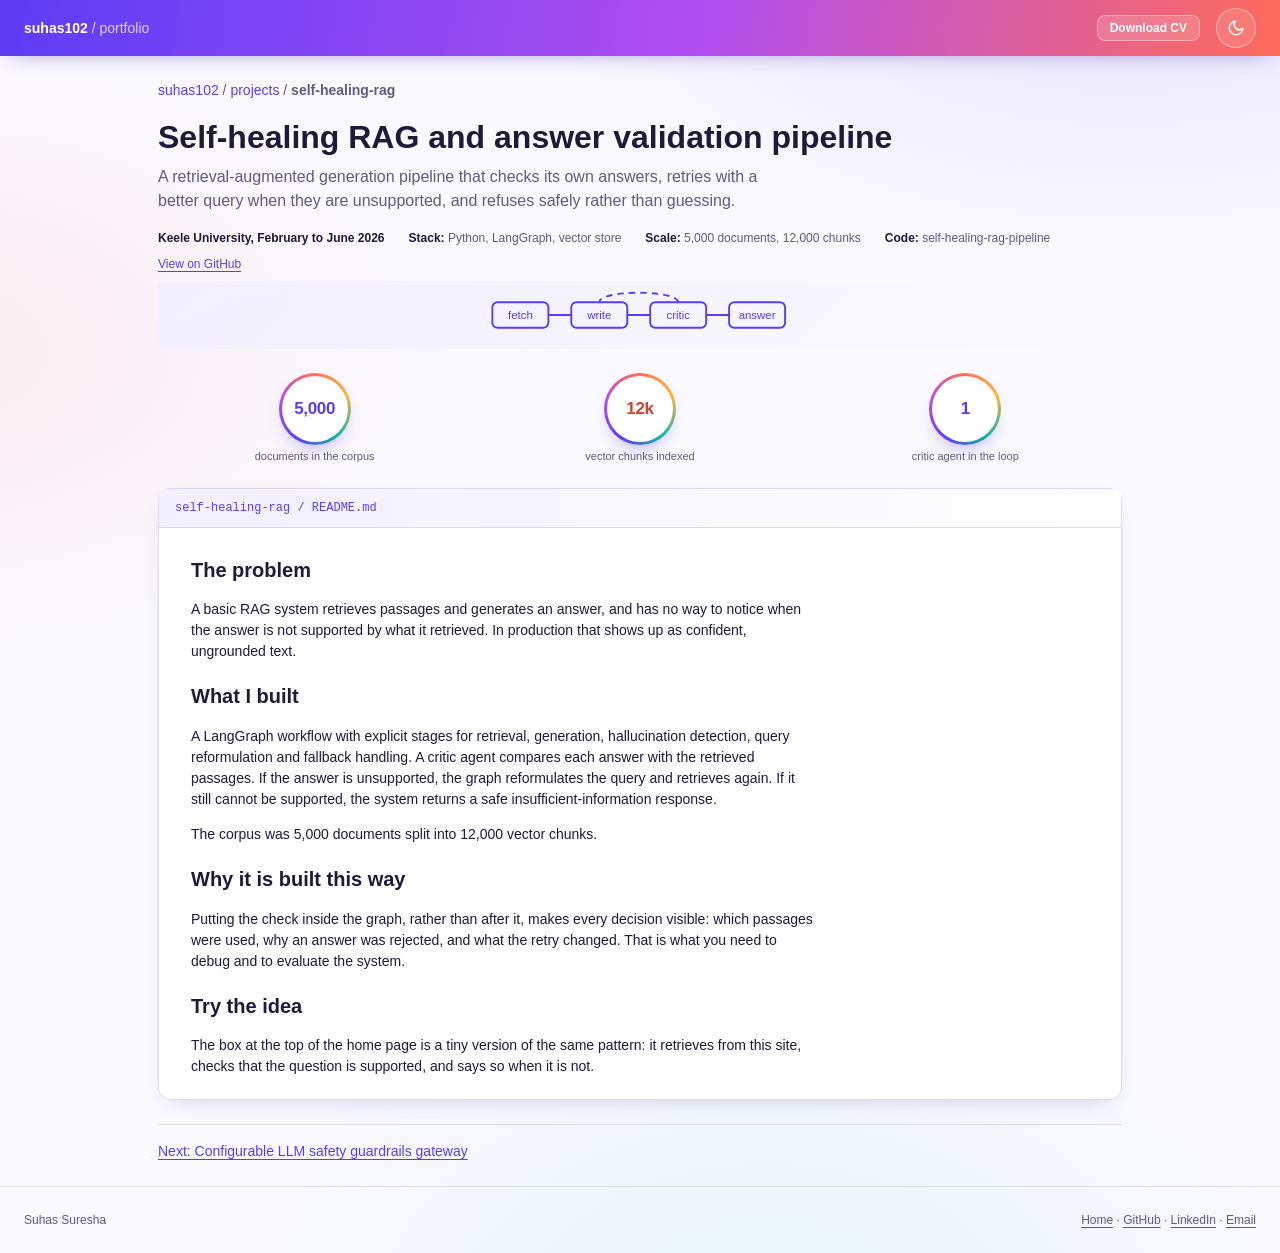
<file: case-studies/self-healing-rag.html>
<!DOCTYPE html>
<html lang="en-GB" data-theme="light">
<head>
<meta charset="utf-8"><meta name="viewport" content="width=device-width, initial-scale=1">
<title>Self-healing RAG and answer validation pipeline | Suhas Suresha</title>
<meta name="description" content="A retrieval-augmented generation pipeline that checks its own answers, retries with a better query when they are unsupported, and refuses safely rather than guessing.">
<link rel="stylesheet" href="../assets/css/site.css">
<link rel="stylesheet" href="../assets/css/gh.css">
<script>try{var s=localStorage.getItem("theme"),d=matchMedia("(prefers-color-scheme: dark)").matches;document.documentElement.setAttribute("data-theme",s||(d?"dark":"light"))}catch(e){}document.documentElement.className+=" js"</script>
</head>
<body>
<a class="skip" href="#main">Skip to content</a>
<header class="gh-top"><div class="gh-top-inner"><a class="crumb" href="../index.html#overview">suhas102 <span>/ portfolio</span></a><span class="spacer"></span><a class="btn btn-small" href="../assets/Suhas-Suresha-CV.pdf">Download CV</a><button class="icon-btn needs-js" id="theme-toggle" type="button" aria-label="Switch colour theme"></button></div></header>
<main id="main" class="case-wrap">
<p class="crumbs"><a href="../index.html#overview">suhas102</a> / <a href="../index.html#repositories">projects</a> / <b>self-healing-rag</b></p>
<div class="case-head"><h1>Self-healing RAG and answer validation pipeline</h1><p class="case-lede">A retrieval-augmented generation pipeline that checks its own answers, retries with a better query when they are unsupported, and refuses safely rather than guessing.</p>
<p class="case-meta2"><span><b>Keele University, February to June 2026</b></span><span><b>Stack:</b> Python, LangGraph, vector store</span><span><b>Scale:</b> 5,000 documents, 12,000 chunks</span><span><b>Code:</b> self-healing-rag-pipeline</span><span><a href="https://github.com/suhas102/self-healing-rag-pipeline">View on GitHub</a></span></p></div>
<div class="pin-viz" aria-hidden="true"><svg viewBox="0 0 240 44"><g fill="none" stroke="currentColor" stroke-width="1.5"><rect x="4" y="12" width="44" height="20" rx="4"/><rect x="66" y="12" width="44" height="20" rx="4"/><rect x="128" y="12" width="44" height="20" rx="4"/><rect x="190" y="12" width="44" height="20" rx="4"/><path d="M48 22h18M110 22h18M172 22h18"/><path class="loop" d="M150 12C150 2 88 2 88 12"/></g><g font-size="9" fill="currentColor" text-anchor="middle"><text x="26" y="25">fetch</text><text x="88" y="25">write</text><text x="150" y="25">critic</text><text x="212" y="25">answer</text></g></svg></div>
<div class="ach" role="list" style="grid-template-columns:repeat(3,minmax(0,1fr))"><div class="ach-item" role="listitem"><div class="ach-ring" style="font-size:17px">5,000</div><span>documents in the corpus</span></div><div class="ach-item" role="listitem"><div class="ach-ring" style="font-size:17px">12k</div><span>vector chunks indexed</span></div><div class="ach-item" role="listitem"><div class="ach-ring" style="font-size:17px">1</div><span>critic agent in the loop</span></div></div>

<div class="box case-readme"><div class="box-head">self-healing-rag / README.md</div><div class="box-body"><h2>The problem</h2><p>A basic RAG system retrieves passages and generates an answer, and has no way to notice when the answer is not supported by what it retrieved. In production that shows up as confident, ungrounded text.</p><h2>What I built</h2><p>A LangGraph workflow with explicit stages for retrieval, generation, hallucination detection, query reformulation and fallback handling. A critic agent compares each answer with the retrieved passages. If the answer is unsupported, the graph reformulates the query and retrieves again. If it still cannot be supported, the system returns a safe insufficient-information response.</p><p>The corpus was 5,000 documents split into 12,000 vector chunks.</p><h2>Why it is built this way</h2><p>Putting the check inside the graph, rather than after it, makes every decision visible: which passages were used, why an answer was rejected, and what the retry changed. That is what you need to debug and to evaluate the system.</p><h2>Try the idea</h2><p>The box at the top of the home page is a tiny version of the same pattern: it retrieves from this site, checks that the question is supported, and says so when it is not.</p></div></div>
<nav class="case-nav2" aria-label="More case studies"><a href="llm-guardrails-gateway.html">Next: Configurable LLM safety guardrails gateway</a></nav>
</main>
<footer class="gh-foot"><span>Suhas Suresha</span><span><a href="../index.html">Home</a> &middot; <a href="https://github.com/suhas102">GitHub</a> &middot; <a href="https://www.linkedin.com/in/suhas-suresha-b54678355/">LinkedIn</a> &middot; <a href="mailto:suhasuresha8@gmail.com">Email</a></span></footer>
<script src="../assets/js/main.js" defer></script>
</body></html>
</file>
<file: styles-academic.css>
/* Minimal academic style, modelled on harshini-suresha.github.io */
*{box-sizing:border-box}
html{-webkit-text-size-adjust:100%}
body{
  margin:0;
  background:#fff;
  color:#111;
  font-family:-apple-system,BlinkMacSystemFont,"Segoe UI",Roboto,Helvetica,Arial,sans-serif;
  font-size:16px;
  line-height:1.6;
}
.page{max-width:780px;margin:0 auto;padding:24px 20px 60px}
.topnav{display:flex;gap:22px;justify-content:flex-start;flex-wrap:wrap;padding:6px 0 14px;font-size:15px}
.topnav a{color:#111;text-decoration:none}
.topnav a:hover{text-decoration:underline}
.site-header{text-align:center;padding:18px 0 6px}
.site-header h1{font-size:2rem;font-weight:700;margin:0 0 6px;letter-spacing:-.01em}
.tagline{margin:0 0 8px;color:#222}
.contact-line{margin:0;color:#222;font-size:.95rem}
a{color:#1a5fb4}
a:hover{color:#0b3d91}
main section{margin:26px 0}
h2{font-size:1.25rem;margin:28px 0 10px;padding-bottom:4px;border-bottom:1px solid #e5e5e5}
p{margin:10px 0}
ul{margin:8px 0 12px;padding-left:22px}
li{margin:5px 0}
.meta{color:#555;font-size:.92rem}
footer{margin-top:36px;padding-top:14px;border-top:1px solid #e5e5e5;text-align:center;color:#333;font-size:.92rem}
@media(max-width:600px){
  body{font-size:15px}
  .site-header h1{font-size:1.6rem}
}
</file>
<file: assets/css/site.css>
/* ==========================================================================
   Suhas Suresha - portfolio
   Tokens, then base, layout, components. Single-class selectors on purpose
   so nothing fights over specificity.
   ========================================================================== */

:root {
  --font-display: "Bricolage Grotesque", "Helvetica Neue", Arial, sans-serif;
  --font-body: "Source Serif 4", Georgia, "Times New Roman", serif;
  --font-code: "JetBrains Mono", ui-monospace, SFMono-Regular, Menlo, Consolas, monospace;

  --bg: #f2f4f7;
  --surface: #ffffff;
  --surface-2: #e9edf2;
  --ink: #0e1b2c;
  --ink-soft: #3b4a5f;
  --muted: #5a6778;
  --line: #d3dae3;
  --accent: #2447e8;
  --accent-ink: #ffffff;
  --accent-soft: #e1e7fd;
  --pass: #11794a;
  --pass-soft: #dcf2e6;
  --block: #c0352b;
  --block-soft: #fbe3e0;
  --warn: #a86a0f;
  --warn-soft: #faedd2;
  --shadow: 0 1px 2px rgba(14, 27, 44, .06), 0 8px 24px -12px rgba(14, 27, 44, .18);

  --radius-s: 6px;
  --radius-m: 12px;
  --radius-l: 20px;

  --measure: 62ch;
  --wrap: 1180px;
  --gutter: clamp(20px, 4vw, 48px);
}

[data-theme="dark"] {
  --bg: #0b121c;
  --surface: #121b28;
  --surface-2: #19243a;
  --ink: #e8edf4;
  --ink-soft: #c1cbd9;
  --muted: #93a1b5;
  --line: #243046;
  --accent: #86a0ff;
  --accent-ink: #0b121c;
  --accent-soft: #1b2748;
  --pass: #3dd68c;
  --pass-soft: #12342a;
  --block: #ff7b6e;
  --block-soft: #3a1b1b;
  --warn: #f1b64c;
  --warn-soft: #382a10;
  --shadow: 0 1px 2px rgba(0, 0, 0, .4), 0 12px 28px -14px rgba(0, 0, 0, .6);
}

/* ---------- base ---------- */
*, *::before, *::after { box-sizing: border-box; }
html { scroll-behavior: smooth; scroll-padding-top: 84px; -webkit-text-size-adjust: 100%; }
body {
  margin: 0;
  background: var(--bg);
  color: var(--ink);
  font-family: var(--font-body);
  font-size: 1.125rem;
  line-height: 1.65;
  -webkit-font-smoothing: antialiased;
  text-rendering: optimizeLegibility;
}
img, svg, canvas { max-width: 100%; display: block; }
a { color: var(--accent); text-underline-offset: 3px; text-decoration-thickness: 1px; }
a:hover { text-decoration-thickness: 2px; }
:focus-visible { outline: 3px solid var(--accent); outline-offset: 3px; border-radius: 4px; }
::selection { background: var(--accent); color: var(--accent-ink); }
.skip { position: absolute; left: -999px; top: 8px; background: var(--ink); color: var(--bg); padding: 10px 16px; border-radius: var(--radius-s); z-index: 100; }
.skip:focus { left: 8px; }

h1, h2, h3, h4 { font-family: var(--font-display); line-height: 1.08; margin: 0; letter-spacing: -0.02em; font-weight: 700; }
p { margin: 0 0 1em; }
.wrap { width: 100%; max-width: var(--wrap); margin: 0 auto; padding: 0 var(--gutter); }
.measure { max-width: var(--measure); }
.muted { color: var(--muted); }
.visually-hidden { position: absolute !important; width: 1px; height: 1px; overflow: hidden; clip: rect(0 0 0 0); white-space: nowrap; }

/* ---------- header ---------- */
.site-header {
  position: sticky; top: 0; z-index: 50;
  background: color-mix(in srgb, var(--bg) 88%, transparent);
  backdrop-filter: saturate(1.4) blur(10px);
  border-bottom: 1px solid var(--line);
}
.site-header-inner { display: flex; align-items: center; gap: 24px; height: 68px; }
.wordmark { font-family: var(--font-display); font-weight: 800; font-size: 1.3rem; letter-spacing: -0.03em; color: var(--ink); text-decoration: none; margin-right: auto; }
.nav { display: flex; gap: 4px; }
.nav-link { font-family: var(--font-display); font-weight: 500; font-size: .98rem; color: var(--ink-soft); text-decoration: none; padding: 8px 12px; border-radius: 999px; }
.nav-link:hover { background: var(--surface-2); color: var(--ink); }
.nav-link[aria-current="true"] { background: var(--accent-soft); color: var(--accent); }
.header-actions { display: flex; align-items: center; gap: 8px; }
.icon-btn { width: 40px; height: 40px; display: inline-grid; place-items: center; border-radius: 999px; border: 1px solid var(--line); background: var(--surface); color: var(--ink); cursor: pointer; }
.icon-btn:hover { border-color: var(--accent); }
.nav-toggle { display: none; }

/* ---------- buttons ---------- */
.btn { display: inline-flex; align-items: center; gap: 8px; font-family: var(--font-display); font-weight: 600; font-size: 1rem; padding: 12px 20px; border-radius: 999px; border: 1px solid var(--ink); background: transparent; color: var(--ink); text-decoration: none; cursor: pointer; transition: background .15s, color .15s, border-color .15s; }
.btn:hover { background: var(--ink); color: var(--bg); text-decoration: none; }
.btn-primary { background: var(--accent); border-color: var(--accent); color: var(--accent-ink); }
.btn-primary:hover { background: var(--ink); border-color: var(--ink); color: var(--bg); }
.btn-small { padding: 8px 14px; font-size: .92rem; }
.link-plain { color: var(--ink); text-decoration: underline; text-decoration-color: var(--line); text-decoration-thickness: 2px; }
.link-plain:hover { text-decoration-color: var(--accent); }

/* ---------- hero ---------- */
.hero { padding: clamp(40px, 7vw, 88px) 0 clamp(48px, 7vw, 96px); }
.hero-grid { display: grid; grid-template-columns: minmax(0, 1.05fr) minmax(0, .95fr); gap: clamp(28px, 5vw, 72px); align-items: start; }
.hero-title { font-size: clamp(2.7rem, 6.4vw, 5.2rem); font-weight: 800; letter-spacing: -0.045em; line-height: .98; margin-bottom: 28px; }
.hero-lede { font-size: clamp(1.15rem, 1.6vw, 1.35rem); color: var(--ink-soft); max-width: 36em; }
.hero-proof { font-size: 1rem; color: var(--muted); max-width: 38em; border-left: 3px solid var(--line); padding-left: 16px; margin: 28px 0; }
.hero-actions { display: flex; flex-wrap: wrap; gap: 12px; align-items: center; margin-bottom: 20px; }
.hero-links { display: flex; flex-wrap: wrap; gap: 6px 20px; font-family: var(--font-display); font-weight: 500; margin-bottom: 18px; }
.hero-status { display: flex; gap: 10px; align-items: center; font-size: .98rem; color: var(--ink-soft); }
.status-dot { width: 10px; height: 10px; border-radius: 50%; background: var(--pass); box-shadow: 0 0 0 4px var(--pass-soft); flex: none; }

/* ---------- gateway console (the memorable thing) ---------- */
.console { background: var(--surface); border: 1px solid var(--line); border-radius: var(--radius-l); box-shadow: var(--shadow); overflow: hidden; }
.console-head { padding: 18px 22px 14px; border-bottom: 1px solid var(--line); }
.console-title { font-size: 1.15rem; margin-bottom: 4px; }
.console-sub { font-size: .95rem; color: var(--muted); margin: 0; line-height: 1.45; }
.pipeline { display: grid; grid-template-columns: repeat(4, 1fr); border-bottom: 1px solid var(--line); }
.stage { padding: 12px 10px 12px 14px; border-right: 1px solid var(--line); font-family: var(--font-display); font-size: .88rem; font-weight: 600; color: var(--muted); position: relative; transition: background .25s, color .25s; }
.stage:last-child { border-right: 0; }
.stage small { display: block; font-family: var(--font-code); font-size: .72rem; font-weight: 400; margin-top: 2px; min-height: 1.1em; }
.stage[data-state="run"] { background: var(--accent-soft); color: var(--accent); }
.stage[data-state="pass"] { background: var(--pass-soft); color: var(--pass); }
.stage[data-state="block"] { background: var(--block-soft); color: var(--block); }
.stage[data-state="warn"] { background: var(--warn-soft); color: var(--warn); }
.console-log { font-family: var(--font-code); font-size: .82rem; line-height: 1.6; padding: 16px 22px; min-height: 196px; max-height: 280px; overflow: auto; background: var(--surface-2); color: var(--ink-soft); }
.log-line { margin: 0 0 6px; white-space: pre-wrap; word-break: break-word; }
.log-key { color: var(--muted); }
.log-pass { color: var(--pass); }
.log-block { color: var(--block); }
.log-warn { color: var(--warn); }
.log-user { color: var(--ink); font-weight: 500; }
.log-answer { font-family: var(--font-body); font-size: 1rem; line-height: 1.55; color: var(--ink); background: var(--surface); border: 1px solid var(--line); border-radius: var(--radius-m); padding: 12px 14px; margin: 10px 0 4px; white-space: normal; }
.log-answer-refuse { border-color: var(--warn); }
.log-answer-block { border-color: var(--block); }
.console-form { display: flex; gap: 8px; padding: 14px 22px 8px; }
.console-input { flex: 1; min-width: 0; font: inherit; font-family: var(--font-body); font-size: 1rem; padding: 11px 14px; border-radius: 999px; border: 1px solid var(--line); background: var(--bg); color: var(--ink); }
.console-input:focus { outline: 3px solid var(--accent); outline-offset: 1px; border-color: var(--accent); }
.chips { display: flex; flex-wrap: wrap; gap: 8px; padding: 6px 22px 18px; }
.chip { font-family: var(--font-display); font-size: .86rem; font-weight: 500; padding: 6px 12px; border-radius: 999px; border: 1px solid var(--line); background: var(--surface); color: var(--ink-soft); cursor: pointer; }
.chip:hover { border-color: var(--accent); color: var(--accent); }
.chip[aria-pressed="true"] { background: var(--accent-soft); border-color: var(--accent); color: var(--accent); }
.console-note { font-size: .82rem; color: var(--muted); padding: 0 22px 16px; margin: 0; line-height: 1.45; }

/* ---------- sections ---------- */
.section { padding: clamp(56px, 8vw, 104px) 0; border-top: 1px solid var(--line); }
.section-head { display: grid; grid-template-columns: minmax(0, 1fr) minmax(0, 1.4fr); gap: 24px 48px; margin-bottom: clamp(28px, 4vw, 52px); align-items: end; }
.section-title { font-size: clamp(2rem, 4.2vw, 3.2rem); letter-spacing: -0.035em; }
.section-intro { color: var(--ink-soft); margin: 0; max-width: var(--measure); }

/* work index: rows, not cards */
.work-list { list-style: none; margin: 0; padding: 0; border-top: 1px solid var(--ink); }
.work-row { display: grid; grid-template-columns: 150px minmax(0, 1fr) auto; gap: 8px 32px; padding: 28px 0; border-bottom: 1px solid var(--line); align-items: start; }
.work-when { font-family: var(--font-display); font-size: .95rem; color: var(--muted); padding-top: 6px; }
.work-title { font-size: clamp(1.4rem, 2.4vw, 1.9rem); letter-spacing: -0.03em; margin-bottom: 8px; }
.work-title a { color: var(--ink); text-decoration: none; }
.work-title a:hover { color: var(--accent); }
.work-summary { color: var(--ink-soft); margin-bottom: 12px; max-width: var(--measure); }
.work-result { font-size: 1rem; color: var(--ink); margin-bottom: 12px; max-width: var(--measure); }
.work-links { display: flex; flex-direction: column; gap: 6px; align-items: flex-start; font-family: var(--font-display); font-weight: 600; padding-top: 6px; min-width: 120px; }
.tags { display: flex; flex-wrap: wrap; gap: 6px; padding: 0; margin: 0; list-style: none; }
.tag { font-family: var(--font-display); font-size: .8rem; font-weight: 500; padding: 3px 10px; border-radius: 999px; background: var(--surface-2); color: var(--ink-soft); border: 1px solid var(--line); }

/* reliability series */
.series-list { display: grid; grid-template-columns: repeat(3, minmax(0, 1fr)); gap: 0; border: 1px solid var(--line); border-radius: var(--radius-m); background: var(--surface); overflow: hidden; margin-bottom: clamp(36px, 5vw, 64px); }
.series-item { padding: 22px 24px; border-right: 1px solid var(--line); border-bottom: 1px solid var(--line); display: flex; flex-direction: column; gap: 8px; }
.series-item:nth-child(3n) { border-right: 0; }
.series-item:nth-last-child(-n+3) { border-bottom: 0; }
.series-name { font-size: 1.15rem; letter-spacing: -0.02em; }
.series-name a { color: var(--ink); text-decoration: none; }
.series-name a:hover { color: var(--accent); }
.series-text { font-size: .98rem; color: var(--ink-soft); line-height: 1.5; margin: 0; flex: 1; }
.series-links { display: flex; gap: 14px; font-family: var(--font-display); font-weight: 600; font-size: .92rem; }

/* demos */
.demo { background: var(--surface); border: 1px solid var(--line); border-radius: var(--radius-l); box-shadow: var(--shadow); margin-bottom: 28px; overflow: hidden; }
.demo-head { padding: 22px 26px 8px; display: grid; grid-template-columns: minmax(0, 1fr) auto; gap: 8px 24px; align-items: start; }
.demo-title { font-size: 1.5rem; letter-spacing: -0.03em; }
.demo-sub { color: var(--ink-soft); margin: 6px 0 0; max-width: 60ch; font-size: 1rem; line-height: 1.55; }
.demo-body { display: grid; grid-template-columns: 300px minmax(0, 1fr); gap: 0; }
.demo-controls { padding: 18px 26px 26px; display: flex; flex-direction: column; gap: 16px; border-right: 1px solid var(--line); }
.demo-stage { padding: 18px 26px 26px; min-width: 0; }
.control label { display: flex; justify-content: space-between; font-family: var(--font-display); font-weight: 500; font-size: .95rem; margin-bottom: 4px; }
.control output { font-family: var(--font-code); font-size: .85rem; color: var(--accent); }
.control input[type="range"] { width: 100%; accent-color: var(--accent); }
.readouts { display: grid; grid-template-columns: repeat(2, minmax(0, 1fr)); gap: 10px; margin-top: 14px; }
.readout { background: var(--surface-2); border-radius: var(--radius-m); padding: 12px 14px; }
.readout-val { font-family: var(--font-display); font-weight: 700; font-size: 1.5rem; letter-spacing: -0.03em; line-height: 1.1; }
.readout-label { font-size: .86rem; color: var(--muted); line-height: 1.35; }
.readout-pair { display: flex; gap: 14px; align-items: baseline; flex-wrap: wrap; }
.legend { display: flex; gap: 18px; flex-wrap: wrap; font-family: var(--font-display); font-size: .88rem; color: var(--ink-soft); margin-bottom: 8px; }
.swatch { display: inline-block; width: 12px; height: 12px; border-radius: 3px; margin-right: 6px; vertical-align: -1px; }
.chart { width: 100%; height: 300px; }
.demo-foot { padding: 14px 26px 22px; font-size: .88rem; color: var(--muted); border-top: 1px solid var(--line); line-height: 1.5; }

/* dependency map */
.map-wrap { overflow-x: auto; }
.map-svg { width: 100%; min-width: 760px; height: auto; }
.map-edge { stroke: var(--line); stroke-width: 1.4; fill: none; }
.map-edge[data-hot="true"] { stroke: var(--block); stroke-width: 1.8; opacity: .8; }
.map-node rect { fill: var(--surface); stroke: var(--line); stroke-width: 1.4; transition: fill .2s, stroke .2s; }
.map-node text { fill: var(--ink); font-family: var(--font-display); font-size: 11.5px; font-weight: 500; pointer-events: none; }
.map-node { cursor: pointer; }
.map-node:hover rect { stroke: var(--accent); }
.map-node:focus-visible rect { stroke: var(--accent); stroke-width: 3; }
.map-node[data-state="failed"] rect { fill: var(--block-soft); stroke: var(--block); stroke-width: 2.4; }
.map-node[data-state="failed"] text { fill: var(--block); font-weight: 700; }
.map-node[data-state="down"] rect { fill: var(--warn-soft); stroke: var(--warn); }
.map-node[data-state="down"] text { fill: var(--warn); }
.map-node[data-kind="orphan"] rect { stroke-dasharray: 4 3; }
.verdict { display: flex; gap: 12px; align-items: center; padding: 12px 16px; border-radius: var(--radius-m); font-family: var(--font-display); font-weight: 600; margin-bottom: 12px; }
.verdict[data-ok="true"] { background: var(--pass-soft); color: var(--pass); }
.verdict[data-ok="false"] { background: var(--block-soft); color: var(--block); }
.verdict[data-ok="warn"] { background: var(--warn-soft); color: var(--warn); }
.presets { display: flex; flex-wrap: wrap; gap: 8px; }

/* github */
.gh-stats { display: grid; grid-template-columns: repeat(4, minmax(0, 1fr)); gap: 12px; margin-bottom: 20px; }
.gh-stat { background: var(--surface); border: 1px solid var(--line); border-radius: var(--radius-m); padding: 16px 18px; }
.gh-stat-val { font-family: var(--font-display); font-weight: 700; font-size: 1.8rem; letter-spacing: -0.03em; line-height: 1.1; }
.gh-stat-label { font-size: .9rem; color: var(--muted); }
.lang-bar { display: flex; height: 12px; border-radius: 999px; overflow: hidden; background: var(--surface-2); margin-bottom: 10px; }
.lang-seg { height: 100%; }
.lang-legend { display: flex; flex-wrap: wrap; gap: 6px 18px; font-family: var(--font-display); font-size: .9rem; color: var(--ink-soft); margin-bottom: 28px; }
.gh-chart { width: 100%; background: var(--surface); border: 1px solid var(--line); border-radius: var(--radius-m); padding: 14px; margin-bottom: 28px; }
.gh-filters { display: flex; flex-wrap: wrap; gap: 8px; margin-bottom: 16px; }
.repo-grid { display: grid; grid-template-columns: repeat(3, minmax(0, 1fr)); gap: 16px; }
.repo { background: var(--surface); border: 1px solid var(--line); border-radius: var(--radius-m); padding: 18px 20px; display: flex; flex-direction: column; gap: 8px; text-decoration: none; color: inherit; transition: border-color .15s, transform .15s; }
.repo:hover { border-color: var(--accent); transform: translateY(-2px); text-decoration: none; }
.repo-name { font-family: var(--font-display); font-weight: 700; font-size: 1.08rem; letter-spacing: -0.02em; color: var(--ink); word-break: break-word; }
.repo-desc { font-size: .95rem; color: var(--ink-soft); line-height: 1.5; margin: 0; flex: 1; }
.repo-meta { display: flex; gap: 14px; flex-wrap: wrap; font-family: var(--font-display); font-size: .85rem; color: var(--muted); align-items: center; }
.lang-dot { display: inline-block; width: 10px; height: 10px; border-radius: 50%; margin-right: 6px; }
.gh-error { background: var(--warn-soft); color: var(--warn); border-radius: var(--radius-m); padding: 12px 16px; font-family: var(--font-display); }

/* experience */
.timeline { list-style: none; margin: 0; padding: 0 0 0 28px; border-left: 2px solid var(--line); display: flex; flex-direction: column; gap: 44px; }
.timeline-item { position: relative; }
.timeline-item::before { content: ""; position: absolute; left: -37px; top: 10px; width: 14px; height: 14px; border-radius: 50%; background: var(--bg); border: 3px solid var(--accent); }
.timeline-role { font-size: 1.5rem; letter-spacing: -0.03em; }
.timeline-meta { font-family: var(--font-display); color: var(--muted); margin: 4px 0 14px; }
.timeline-list { margin: 0; padding-left: 1.1em; max-width: var(--measure); color: var(--ink-soft); }
.timeline-list li { margin-bottom: 10px; }
.timeline-list strong { color: var(--ink); font-family: var(--font-display); font-weight: 600; }

.split { display: grid; grid-template-columns: minmax(0, 1.25fr) minmax(0, 1fr); gap: clamp(32px, 6vw, 88px); }
.subhead { font-size: 1.5rem; letter-spacing: -0.03em; margin-bottom: 20px; }
.skills { display: grid; gap: 18px; margin: 0; }
.skill-group dt { font-family: var(--font-display); font-weight: 700; margin-bottom: 4px; }
.skill-group dd { margin: 0; color: var(--ink-soft); font-size: 1rem; line-height: 1.55; }
.edu-item { margin-bottom: 22px; }
.edu-item h4 { font-size: 1.15rem; letter-spacing: -0.02em; margin-bottom: 2px; }
.edu-item p { margin: 0; color: var(--ink-soft); font-size: 1rem; line-height: 1.5; }
.edu-meta { font-family: var(--font-display); font-size: .92rem; color: var(--muted); }

/* contact */
.facts { display: grid; grid-template-columns: 150px minmax(0, 1fr); gap: 10px 24px; margin: 0 0 28px; }
.facts dt { font-family: var(--font-display); font-weight: 600; color: var(--muted); }
.facts dd { margin: 0; }
.contact-box { background: var(--ink); color: var(--bg); border-radius: var(--radius-l); padding: clamp(28px, 5vw, 56px); display: grid; grid-template-columns: minmax(0, 1.2fr) minmax(0, 1fr); gap: 32px; align-items: center; }
.contact-box h2 { font-size: clamp(1.9rem, 4vw, 3rem); letter-spacing: -0.04em; margin-bottom: 12px; }
.contact-box p { color: color-mix(in srgb, var(--bg) 78%, transparent); margin: 0; max-width: 42ch; }
.contact-actions { display: flex; flex-wrap: wrap; gap: 10px; justify-content: flex-start; }
.contact-box .btn { border-color: var(--bg); color: var(--bg); }
.contact-box .btn:hover { background: var(--bg); color: var(--ink); }
.contact-box .btn-primary { background: var(--bg); color: var(--ink); }
.contact-box .btn-primary:hover { background: var(--accent); border-color: var(--accent); color: var(--accent-ink); }
.contact-line { font-family: var(--font-code); font-size: .85rem; margin-top: 18px; color: color-mix(in srgb, var(--bg) 70%, transparent); word-break: break-word; }

.site-footer { padding: 36px 0 56px; border-top: 1px solid var(--line); color: var(--muted); font-size: .95rem; }
.footer-inner { display: flex; flex-wrap: wrap; gap: 12px 28px; justify-content: space-between; }
.footer-links { display: flex; gap: 18px; font-family: var(--font-display); font-weight: 500; }

/* ---------- case-study pages ---------- */
.case { padding: clamp(32px, 6vw, 72px) 0 clamp(56px, 8vw, 96px); }
.case-back { font-family: var(--font-display); font-weight: 600; display: inline-block; margin-bottom: 28px; }
.case-kicker { font-family: var(--font-display); font-weight: 500; color: var(--muted); margin-bottom: 10px; }
.case-title { font-size: clamp(2.2rem, 5.4vw, 4.2rem); letter-spacing: -0.045em; line-height: 1; max-width: 18ch; margin-bottom: 22px; }
.case-lede { font-size: clamp(1.15rem, 1.8vw, 1.4rem); color: var(--ink-soft); max-width: 40em; }
.case-meta { display: flex; flex-wrap: wrap; gap: 12px 32px; margin: 28px 0 0; padding: 18px 0; border-top: 1px solid var(--line); border-bottom: 1px solid var(--line); }
.case-meta-item dt { font-family: var(--font-display); font-weight: 600; font-size: .88rem; color: var(--muted); }
.case-meta-item dd { margin: 0; font-family: var(--font-display); font-weight: 500; }
.case-body { display: grid; grid-template-columns: 200px minmax(0, 1fr); gap: 0 48px; margin-top: 44px; }
.case-section { display: contents; }
.case-section h2 { font-size: 1.25rem; letter-spacing: -0.02em; padding-top: 6px; margin-bottom: 24px; }
.case-section-body { margin-bottom: 40px; max-width: var(--measure); }
.case-section-body ul, .case-section-body ol { padding-left: 1.2em; }
.case-section-body li { margin-bottom: 8px; }
.case-section-body table { border-collapse: collapse; width: 100%; font-size: .95rem; margin: 12px 0 20px; font-family: var(--font-display); }
.case-section-body th, .case-section-body td { text-align: left; padding: 9px 10px; border-bottom: 1px solid var(--line); vertical-align: top; }
.case-section-body th { color: var(--muted); font-weight: 600; }
.case-figure { grid-column: 1 / -1; margin: 8px 0 44px; }
.case-figure img { width: 100%; border: 1px solid var(--line); border-radius: var(--radius-m); background: #fff; }
.case-figure figcaption { font-size: .9rem; color: var(--muted); margin-top: 8px; }
.case-next { margin-top: 56px; padding-top: 28px; border-top: 1px solid var(--ink); display: flex; justify-content: space-between; gap: 20px; flex-wrap: wrap; font-family: var(--font-display); font-weight: 600; }

/* ---------- responsive ---------- */
@media (max-width: 1020px) {
  .hero-grid { grid-template-columns: 1fr; }
  .section-head { grid-template-columns: 1fr; align-items: start; }
  .series-list { grid-template-columns: repeat(2, minmax(0, 1fr)); }
  .series-item:nth-child(3n) { border-right: 1px solid var(--line); }
  .series-item:nth-child(2n) { border-right: 0; }
  .series-item:nth-last-child(-n+3) { border-bottom: 1px solid var(--line); }
  .series-item:nth-last-child(-n+2) { border-bottom: 0; }
  .repo-grid { grid-template-columns: repeat(2, minmax(0, 1fr)); }
  .demo-body { grid-template-columns: 1fr; }
  .demo-controls { border-right: 0; border-bottom: 1px solid var(--line); }
  .split { grid-template-columns: 1fr; }
  .contact-box { grid-template-columns: 1fr; }
  .case-body { grid-template-columns: 1fr; }
  .case-section h2 { margin-bottom: 12px; }
}
@media (max-width: 860px) {
  .nav { position: fixed; inset: 68px 0 auto 0; flex-direction: column; background: var(--bg); padding: 12px var(--gutter) 20px; border-bottom: 1px solid var(--line); display: none; gap: 0; }
  .nav[data-open="true"] { display: flex; }
  .nav-link { padding: 14px 8px; border-radius: 0; border-bottom: 1px solid var(--line); font-size: 1.1rem; }
  .nav-toggle { display: inline-grid; }
  .header-cv { display: none; }
}
@media (max-width: 680px) {
  body { font-size: 1.05rem; }
  .work-row { grid-template-columns: 1fr; gap: 4px; }
  .work-links { flex-direction: row; gap: 18px; }
  .series-list { grid-template-columns: 1fr; }
  .series-item { border-right: 0 !important; border-bottom: 1px solid var(--line) !important; }
  .series-item:last-child { border-bottom: 0 !important; }
  .repo-grid { grid-template-columns: 1fr; }
  .gh-stats { grid-template-columns: repeat(2, minmax(0, 1fr)); }
  .pipeline { grid-template-columns: repeat(2, 1fr); }
  .stage:nth-child(2) { border-right: 0; }
  .stage:nth-child(-n+2) { border-bottom: 1px solid var(--line); }
  .facts { grid-template-columns: 1fr; gap: 2px; }
  .facts dd { margin-bottom: 12px; }
  .demo-head { grid-template-columns: 1fr; }
}

@media (prefers-reduced-motion: reduce) {
  html { scroll-behavior: auto; }
  *, *::before, *::after { transition-duration: .01ms !important; animation-duration: .01ms !important; }
}
@media print {
  .site-header, .console, .demo, .gh-chart { display: none; }
}
</file>
<file: assets/css/gh.css>
/* GitHub-profile look. Loaded after site.css: overrides tokens, adds profile layout. */
:root {
  --font-display: -apple-system, BlinkMacSystemFont, "Segoe UI", "Noto Sans", Helvetica, Arial, sans-serif;
  --font-body: -apple-system, BlinkMacSystemFont, "Segoe UI", "Noto Sans", Helvetica, Arial, sans-serif;
  --font-code: ui-monospace, SFMono-Regular, "SF Mono", Menlo, Consolas, monospace;
  --bg: #faf9ff; --surface: #ffffff; --surface-2: #f2efff; --ink: #1d1a3a; --ink-soft: #1d1a3a; --muted: #5f5b82;
  --line: #ddd8f7; --accent: #5b3df5; --accent-ink: #ffffff; --accent-soft: #ece8ff;
  --pass: #0f8f6b; --pass-soft: #dcf7ee; --block: #e0364a; --block-soft: #ffe6ea; --warn: #b86e00; --warn-soft: #fff1d6;
  --shadow: 0 8px 24px -14px rgba(60, 40, 160, .35); --radius-s: 8px; --radius-m: 10px; --radius-l: 12px;
  --head-bg: #2a1b8f; --head-ink: #ffffff; --green: #5b3df5; --coral: #ff6b5a; --amber: #ffb43b; --teal: #14b8a6;
  --grad: linear-gradient(100deg, #5b3df5, #b04ef0 55%, #ff6b5a);
}
[data-theme="dark"] {
  --bg: #0e0b22; --surface: #161239; --surface-2: #1e1a4a; --ink: #f1efff; --ink-soft: #f1efff; --muted: #a8a4d6;
  --line: #342f6e; --accent: #a592ff; --accent-ink: #120d3a; --accent-soft: #28225f;
  --pass: #3ddc9e; --pass-soft: #11382d; --block: #ff6b7e; --block-soft: #3a1420; --warn: #ffb43b; --warn-soft: #3a2b0e;
  --shadow: 0 10px 28px -14px rgba(0, 0, 0, .7); --head-bg: #0a0720; --head-ink: #f1efff; --green: #7c5cff;
  --grad: linear-gradient(100deg, #7c5cff, #c35cf5 55%, #ff7a6a);
}
body { font-size: 14px; line-height: 1.5; }
h1, h2, h3 { font-family: var(--font-display); }
.btn { border-radius: 6px; font-weight: 600; font-size: 14px; padding: 5px 16px; background: var(--surface-2); color: var(--ink); border: 1px solid var(--line); text-decoration: none; }
.btn:hover { background: var(--line); text-decoration: none; }
.btn-primary { background: var(--green); border-color: transparent; color: #fff; }
.btn-primary:hover { background: #1a7f37; }
.btn-small { padding: 3px 12px; font-size: 12px; }

/* header */
.gh-top { background: var(--head-bg); color: var(--head-ink); border-bottom: 1px solid var(--line); }
.gh-top-inner { display: flex; align-items: center; gap: 16px; height: 56px; padding: 0 24px; }
.gh-top a { color: var(--head-ink); text-decoration: none; font-weight: 600; }
.gh-top .crumb { font-size: 14px; }
.gh-top .crumb span { color: var(--muted); font-weight: 400; }
.gh-top .spacer { flex: 1; }
.gh-top .icon-btn { color: var(--head-ink); border-color: var(--line); background: transparent; }

/* page layout */
.gh-page { max-width: 1280px; margin: 0 auto; padding: 24px; display: grid; grid-template-columns: 296px minmax(0, 1fr); gap: 32px; }
.gh-side { position: relative; }
.avatar { width: 100%; max-width: 296px; aspect-ratio: 1; border-radius: 50%; border: 1px solid var(--line); background: linear-gradient(135deg, #0969da, #8250df); color: #fff; display: grid; place-items: center; font: 700 clamp(64px, 9vw, 104px)/1 var(--font-display); letter-spacing: -.04em; }
.side-name { font-size: 26px; line-height: 1.25; margin: 16px 0 0; font-weight: 600; }
.side-user { font-size: 20px; color: var(--muted); font-weight: 300; margin: 0 0 16px; }
.side-bio { margin: 0 0 16px; }
.side-actions { display: grid; gap: 8px; margin-bottom: 16px; }
.side-actions .btn { text-align: center; width: 100%; }
.side-list { list-style: none; margin: 0 0 16px; padding: 0; display: grid; gap: 6px; }
.side-list li { display: flex; gap: 8px; align-items: flex-start; }
.side-list svg { flex: none; margin-top: 3px; color: var(--muted); }
.side-list a { color: var(--ink); text-decoration: none; }
.side-list a:hover { color: var(--accent); text-decoration: underline; }
.side-block { border-top: 1px solid var(--line); padding-top: 16px; margin-top: 16px; }
.side-block h2 { font-size: 16px; font-weight: 600; margin: 0 0 8px; }
.side-tags { display: flex; flex-wrap: wrap; gap: 6px; }
.side-tags span { background: var(--accent-soft); color: var(--accent); border-radius: 2em; padding: 0 10px; font-size: 12px; font-weight: 500; line-height: 22px; }
.status { display: flex; gap: 8px; align-items: center; background: var(--surface-2); border: 1px solid var(--line); border-radius: 6px; padding: 8px 12px; margin-bottom: 16px; }

/* tabs */
.gh-main { min-width: 0; }
.tabs { display: flex; gap: 0; border-bottom: 1px solid var(--line); margin-bottom: 24px; overflow-x: auto; }
.tab { appearance: none; background: none; border: 0; border-bottom: 2px solid transparent; color: var(--ink); font: inherit; font-size: 14px; padding: 8px 16px 12px; cursor: pointer; white-space: nowrap; display: inline-flex; gap: 8px; align-items: center; }
.tab:hover { border-bottom-color: var(--line); }
.tab[aria-selected="true"] { border-bottom-color: #fd8c73; font-weight: 600; }
.tab .count { background: var(--line); border-radius: 2em; font-size: 12px; padding: 0 6px; line-height: 18px; font-weight: 500; }
.panel[hidden] { display: none; }
.panel-title { font-size: 16px; font-weight: 400; margin: 0 0 8px; }
.panel-title a { color: var(--ink); text-decoration: none; }

/* readme box */
.box { border: 1px solid var(--line); border-radius: 6px; margin-bottom: 24px; background: var(--surface); }
.box-head { background: var(--surface-2); border-bottom: 1px solid var(--line); padding: 10px 16px; font-size: 12px; font-family: var(--font-code); border-radius: 6px 6px 0 0; color: var(--muted); }
.box-body { padding: 24px 32px; }
.box-body h1 { font-size: 28px; border-bottom: 1px solid var(--line); padding-bottom: 8px; margin: 0 0 16px; font-weight: 600; letter-spacing: 0; }
.box-body h2 { font-size: 20px; border-bottom: 1px solid var(--line); padding-bottom: 6px; margin: 24px 0 12px; font-weight: 600; }
.box-body p, .box-body li { max-width: 80ch; }
.box-body ul { padding-left: 2em; }

/* pinned */
.pin-grid { display: grid; grid-template-columns: repeat(2, minmax(0, 1fr)); gap: 16px; margin-bottom: 24px; }
.pin { border: 1px solid var(--line); border-radius: 6px; padding: 16px; display: flex; flex-direction: column; gap: 8px; background: var(--surface); }
.pin-top { display: flex; align-items: center; gap: 8px; }
.pin-top svg { color: var(--muted); flex: none; }
.pin-name { font-size: 14px; font-weight: 600; margin: 0; font-family: var(--font-display); letter-spacing: 0; }
.pin-name a { color: var(--accent); text-decoration: none; }
.pin-name a:hover { text-decoration: underline; }
.pin-badge { margin-left: auto; font-size: 12px; font-weight: 500; border: 1px solid var(--line); border-radius: 2em; padding: 0 7px; color: var(--muted); line-height: 18px; }
.pin-desc { font-size: 12px; color: var(--muted); margin: 0; flex: 1; }
.pin-meta { display: flex; gap: 16px; font-size: 12px; color: var(--muted); align-items: center; flex-wrap: wrap; }
.pin-meta a { color: var(--muted); text-decoration: none; }
.pin-meta a:hover { color: var(--accent); }

/* repo browser */
.repo-tools { display: flex; gap: 8px; flex-wrap: wrap; padding-bottom: 16px; border-bottom: 1px solid var(--line); }
.repo-search { flex: 1 1 240px; min-width: 0; padding: 5px 12px; border: 1px solid var(--line); border-radius: 6px; background: var(--surface); color: var(--ink); font: inherit; }
.repo-select { padding: 5px 8px; border: 1px solid var(--line); border-radius: 6px; background: var(--surface-2); color: var(--ink); font: inherit; font-weight: 500; }
.rlist { list-style: none; margin: 0; padding: 0; }
.rrow { display: flex; justify-content: space-between; gap: 16px; padding: 24px 0; border-bottom: 1px solid var(--line); }
.rrow h3 { margin: 0 0 4px; font-size: 20px; font-weight: 600; letter-spacing: 0; }
.rrow h3 a { color: var(--accent); text-decoration: none; }
.rrow h3 a:hover { text-decoration: underline; }
.rrow p { margin: 0 0 8px; color: var(--muted); font-size: 14px; max-width: 70ch; }
.rmeta { display: flex; gap: 16px; font-size: 12px; color: var(--muted); flex-wrap: wrap; align-items: center; }
.rbadge { font-size: 12px; font-weight: 500; border: 1px solid var(--line); border-radius: 2em; padding: 0 7px; color: var(--muted); margin-left: 8px; vertical-align: middle; }
.rcase { align-self: flex-start; white-space: nowrap; }
.gh-count { color: var(--muted); padding: 16px 0 0; font-size: 14px; }

/* contribution graph + stats */
.contrib { padding: 16px; overflow-x: auto; }
.contrib img { min-width: 640px; width: 100%; height: auto; }
.stat-row { display: flex; flex-wrap: wrap; gap: 24px; padding: 12px 16px; border-top: 1px solid var(--line); font-size: 12px; color: var(--muted); }
.stat-row b { color: var(--ink); font-size: 16px; display: block; }
.lang-bar { margin: 0; border-radius: 6px; height: 8px; }
.lang-legend { padding: 8px 16px 16px; font-size: 12px; }

/* console and demos sit in boxes now */
.console { border: 1px solid var(--line); border-radius: 6px; box-shadow: none; margin-bottom: 24px; }
.console-title { font-size: 16px; font-weight: 600; letter-spacing: 0; }
.console-sub, .demo-sub, .demo-foot { font-size: 12px; font-family: var(--font-display); }
.demo { border-radius: 6px; box-shadow: none; margin-bottom: 24px; }
.demo-title { font-size: 16px; letter-spacing: 0; }
.facts { margin: 0; display: grid; grid-template-columns: max-content 1fr; gap: 6px 24px; }
.facts dt { font-weight: 600; } .facts dd { margin: 0; }

/* experience */
.exp { border-left: 2px solid var(--line); margin-left: 8px; padding-left: 20px; }
.exp-item { margin-bottom: 24px; }
.exp-item h3 { font-size: 16px; margin: 0; font-weight: 600; letter-spacing: 0; }
.exp-meta { color: var(--muted); font-size: 12px; margin: 0 0 8px; }
.exp-item ul { margin: 0; padding-left: 1.2em; } .exp-item li { margin-bottom: 4px; }
.skill-table { width: 100%; border-collapse: collapse; }
.skill-table th, .skill-table td { text-align: left; padding: 8px 12px; border-bottom: 1px solid var(--line); vertical-align: top; }
.skill-table th { width: 26%; font-weight: 600; }
.skill-table td { color: var(--muted); }

.gh-foot { max-width: 1280px; margin: 0 auto; padding: 24px; border-top: 1px solid var(--line); color: var(--muted); font-size: 12px; display: flex; justify-content: space-between; gap: 16px; flex-wrap: wrap; }
.gh-foot a { color: var(--muted); }

@media (max-width: 860px) {
  .gh-page { grid-template-columns: 1fr; gap: 16px; padding: 16px; }
  .avatar { width: 96px; font-size: 40px; }
  .side-top { display: flex; gap: 16px; align-items: center; }
  .side-name { margin-top: 0; }
  .pin-grid { grid-template-columns: 1fr; }
  .box-body { padding: 16px; }
  .rrow { flex-direction: column; gap: 8px; padding: 16px 0; }
}

/* ---- terminal intro ---- */
.term { border: 1px solid var(--line); border-radius: 8px; overflow: hidden; margin: 0 0 16px; background: #0d1117; color: #e6edf3; }
.term-bar { display: flex; gap: 6px; align-items: center; padding: 8px 12px; background: #161b22; border-bottom: 1px solid #30363d; font: 12px var(--font-code); color: #9198a1; }
.term-bar i { width: 11px; height: 11px; border-radius: 50%; background: #484f58; display: block; }
.term-bar i:nth-child(1) { background: #ff5f56; } .term-bar i:nth-child(2) { background: #ffbd2e; } .term-bar i:nth-child(3) { background: #27c93f; }
.term-bar span { margin-left: 8px; }
.term-body { margin: 0; padding: 14px 16px; font: 13px/1.7 var(--font-code); white-space: pre-wrap; min-height: 11.5em; color: #e6edf3; }
.term-body .p { color: #3fb950; } .term-body .c { color: #79c0ff; } .term-body .d { color: #9198a1; }
.term-caret { display: inline-block; width: .55em; height: 1.1em; background: #e6edf3; vertical-align: text-bottom; animation: blink 1s steps(1) infinite; }
@keyframes blink { 50% { opacity: 0; } }

/* ---- highlights ---- */
.ach { display: grid; grid-template-columns: repeat(6, minmax(0, 1fr)); gap: 12px; margin-bottom: 24px; }
.ach-item { text-align: center; display: flex; flex-direction: column; align-items: center; gap: 4px; }
.ach-item b { font-size: 12px; } .ach-item span { font-size: 11px; color: var(--muted); line-height: 1.35; }
.ach-ring { width: 72px; height: 72px; border-radius: 50%; display: grid; place-items: center; font: 700 17px var(--font-display); letter-spacing: -.02em; color: var(--ink);
  background: radial-gradient(circle at 30% 25%, var(--surface), var(--surface-2)); border: 3px solid transparent;
  background-image: linear-gradient(var(--surface-2), var(--surface-2)), conic-gradient(from 210deg, #0969da, #8250df, #bf3989, #fd8c73, #0969da); background-origin: border-box; background-clip: padding-box, border-box;
  transition: transform .25s; }
.ach-item:hover .ach-ring { transform: rotate(-8deg) scale(1.08); }

/* ---- pinned mini visuals ---- */
.pin-viz { color: var(--accent); background: var(--surface-2); border-radius: 6px; padding: 6px 8px; }
.pin-viz svg { width: 100%; height: 44px; display: block; overflow: visible; }
.pin:hover .pin-viz .sq { animation: pop .5s both; animation-delay: var(--d); }
.pin:hover .pin-viz .bar { animation: grow .6s both; animation-delay: var(--d); transform-origin: bottom; transform-box: fill-box; }
.pin:hover .pin-viz .trace { stroke-dasharray: 600; animation: draw 1.2s both; }
.pin:hover .pin-viz .loop { stroke-dasharray: 5 4; animation: dash .6s linear infinite; }
@keyframes pop { from { transform: scale(0); } to { transform: scale(1); } }
.pin-viz .sq { fill: var(--pass); opacity: .85; transform-box: fill-box; transform-origin: center; }
@keyframes grow { from { transform: scaleY(0); } }
@keyframes draw { from { stroke-dashoffset: 600; } to { stroke-dashoffset: 0; } }
@keyframes dash { to { stroke-dashoffset: -9; } }
@media (max-width: 1100px) { .ach { grid-template-columns: repeat(3, minmax(0, 1fr)); } }
@media (prefers-reduced-motion: reduce) { .term-caret { animation: none; } .pin:hover .pin-viz * { animation: none !important; } }

/* ---- timeline heatmap ---- */
.heat-box { padding: 16px; overflow-x: auto; }
.hgrid { display: flex; gap: 4px; min-width: max-content; }
.hcol { display: flex; flex-direction: column; gap: 3px; align-items: center; }
.hc { display: block; width: 12px; height: 12px; border-radius: 2px; background: var(--surface-2); outline: 1px solid rgba(31,35,40,.06); outline-offset: -1px; }
.hc-x { background: transparent; outline: 0; }
.hc-1 { background: #9be9a8; } .hc-2 { background: #40c463; } .hc-3 { background: #30a14e; } .hc-4 { background: #216e39; }
[data-theme="dark"] .hc { outline-color: rgba(240,246,252,.08); }
[data-theme="dark"] .hc-0 { background: #151b23; } [data-theme="dark"] .hc-1 { background: #0e4429; } [data-theme="dark"] .hc-2 { background: #006d32; } [data-theme="dark"] .hc-3 { background: #26a641; } [data-theme="dark"] .hc-4 { background: #39d353; }
.hmon { font-size: 10px; color: var(--muted); margin-top: 2px; white-space: nowrap; }
.hfoot { display: flex; justify-content: space-between; gap: 12px; flex-wrap: wrap; font-size: 12px; color: var(--muted); margin-top: 12px; }
.hleg { display: inline-flex; align-items: center; gap: 3px; }
.hnow { font-size: 12px; margin: 8px 0 0; min-height: 1.5em; }

/* ---- run the guardrail ---- */
.guard { margin-top: 4px; }
.guard-panel { margin-top: 10px; border-top: 1px solid var(--line); padding-top: 10px; display: grid; gap: 8px; }
.guard-note { font-size: 12px; color: var(--muted); margin: 0; }
.guard-note code { font-family: var(--font-code); }
.guard-chips { margin: 0; }
.guard-form { margin: 0; }
.guard-out ul { margin: 4px 0; padding-left: 1.2em; font-size: 12px; }
.guard-verdict { margin: 0 0 4px; font-weight: 600; padding: 4px 10px; border-radius: 6px; display: inline-block; }
.guard-verdict[data-s="pass"] { background: var(--pass-soft); color: var(--pass); }
.guard-verdict[data-s="block"] { background: var(--block-soft); color: var(--block); }
.guard-verdict[data-s="warn"] { background: var(--warn-soft); color: var(--warn); }

/* ---- case-study pages in the same look ---- */
.case-wrap { max-width: 1012px; margin: 0 auto; padding: 24px; }
.case-wrap .crumbs { font-size: 14px; color: var(--muted); margin-bottom: 16px; }
.case-wrap .crumbs a { text-decoration: none; }
.case-head h1 { font-size: 32px; letter-spacing: 0; line-height: 1.25; margin: 0 0 8px; font-weight: 600; }
.case-head .case-lede { font-size: 16px; max-width: 72ch; color: var(--muted); margin: 0 0 16px; }
.case-wrap .ach { margin: 24px 0; }
.case-wrap .pin-viz { margin: 0 0 16px; }
.case-readme .box-body { padding: 8px 32px 8px; }
.case-readme h2 { font-size: 20px; border-bottom: 1px solid var(--line); padding-bottom: 6px; margin: 24px 0 12px; font-weight: 600; letter-spacing: 0; }
.case-readme table { border-collapse: collapse; margin: 12px 0; } .case-readme th, .case-readme td { border: 1px solid var(--line); padding: 6px 13px; text-align: left; }
.case-readme tr:nth-child(2n) td { background: var(--surface-2); }
.case-meta2 { display: flex; flex-wrap: wrap; gap: 8px 24px; margin: 0 0 8px; font-size: 12px; color: var(--muted); }
.case-meta2 b { color: var(--ink); }
.case-fig { margin: 0 0 24px; } .case-fig img { width: 100%; border: 1px solid var(--line); border-radius: 6px; background: #fff; } .case-fig figcaption { font-size: 12px; color: var(--muted); margin-top: 6px; }
.case-nav2 { display: flex; justify-content: space-between; gap: 16px; flex-wrap: wrap; border-top: 1px solid var(--line); padding-top: 16px; margin-top: 8px; }
@media (max-width: 860px) { .case-readme .box-body { padding: 4px 16px; } .case-wrap { padding: 16px; } }
.case-wrap .pin-viz .sq { animation: pop .5s both; animation-delay: var(--d); }
.case-wrap .pin-viz .bar { animation: grow .6s both; animation-delay: var(--d); transform-origin: bottom; transform-box: fill-box; }
.case-wrap .pin-viz .trace { stroke-dasharray: 600; animation: draw 1.4s both; }
.case-wrap .pin-viz .loop { stroke-dasharray: 5 4; animation: dash .6s linear infinite; }
.case-wrap .pin-viz svg { height: 56px; }
@media (prefers-reduced-motion: reduce) { .case-wrap .pin-viz * { animation: none !important; } }

/* ---- 3D vector space ---- */
#vs { padding: 0 0 16px; }
.vs-canvas { width: 100%; height: 400px; display: block; cursor: grab; touch-action: pan-y; background: radial-gradient(ellipse at 50% 40%, var(--surface-2), var(--surface)); border-radius: 0; }
.vs-canvas:active { cursor: grabbing; }
.vs-info { margin: 12px 16px 8px; min-height: 3em; font-size: 14px; }
.vs-chips, .vs-legend, #vs .console-note { margin-left: 16px; margin-right: 16px; }
.vs-chips .chip[aria-pressed="true"] { border-color: var(--cc); box-shadow: inset 0 0 0 1px var(--cc); }
.vs-legend { padding: 8px 0 0; display: flex; flex-wrap: wrap; gap: 4px 16px; }
@media (max-width: 860px) { .vs-canvas { height: 300px; } }

/* ---- CSS 3D: tilting cards and spinning badges ---- */
.pin-grid { perspective: 1100px; }
.pin { transition: transform .25s ease, box-shadow .25s ease; transform-style: preserve-3d; will-change: transform; }
.pin.tilt { transition: box-shadow .25s; box-shadow: 0 12px 28px -12px rgba(31,35,40,.35); }
.ach { perspective: 700px; }
.ach-ring { transform-style: preserve-3d; backface-visibility: visible; }
.ach-item:hover .ach-ring { transform: rotateY(360deg); transition: transform .9s cubic-bezier(.2,.7,.2,1); }
@media (prefers-reduced-motion: reduce) { .pin { transform: none !important; } .ach-item:hover .ach-ring { transform: none; transition: none; } }
.vs-chips { padding-left: 0; padding-right: 0; }

/* ---- resilience: no JavaScript, old browsers ---- */
html:not(.js) .needs-js { display: none !important; }
.nojs-note { display: none; padding: 12px 16px; border: 1px solid var(--line); border-radius: 6px; background: var(--surface-2); }
html:not(.js) .nojs-note { display: block; }
@supports not (aspect-ratio: 1) { .avatar { height: 296px; } }
@media (max-width: 860px) { @supports not (aspect-ratio: 1) { .avatar { height: 96px; } } }
@supports not (display: grid) { .gh-page, .pin-grid, .ach { display: block; } .gh-side { margin-bottom: 24px; } .pin { margin-bottom: 16px; } }
.pin, .box, .box-body, .guard, .guard-panel, .gh-main, .case-wrap { min-width: 0; }
.guard-form, .console-form { min-width: 0; } .guard-form .console-input, .console-form .console-input { min-width: 0; flex: 1 1 0; width: 100%; }
.guard-chips, .chips { flex-wrap: wrap; }
@media (max-width: 860px) { .pin-grid { grid-template-columns: minmax(0, 1fr); } }

/* ================= colour and polish pass ================= */
body { background-color: var(--bg); background-image: radial-gradient(900px 520px at 88% -8%, rgba(91,61,245,.13), transparent 70%), radial-gradient(700px 420px at -6% 28%, rgba(255,107,90,.10), transparent 70%), radial-gradient(800px 500px at 60% 105%, rgba(20,184,166,.08), transparent 70%); background-repeat: no-repeat; }
[data-theme="dark"] body { background-image: radial-gradient(900px 520px at 88% -8%, rgba(124,92,255,.22), transparent 70%), radial-gradient(700px 420px at -6% 28%, rgba(255,107,90,.12), transparent 70%), radial-gradient(800px 500px at 60% 105%, rgba(20,184,166,.10), transparent 70%); }
a { color: var(--accent); }
.gh-top { background: var(--grad); border-bottom: 0; box-shadow: 0 6px 24px -12px rgba(60,40,160,.6); }
[data-theme="dark"] .gh-top { background: linear-gradient(100deg, #1a1252, #3a1c7a 55%, #7a2b52); }
.gh-top .crumb, .gh-top .crumb span { color: #fff; } .gh-top .crumb span { opacity: .75; }
.gh-top .btn { background: rgba(255,255,255,.16); border-color: rgba(255,255,255,.35); color: #fff; backdrop-filter: blur(6px); }
.gh-top .btn:hover { background: rgba(255,255,255,.28); }
.gh-top .icon-btn { color: #fff; border-color: rgba(255,255,255,.4); background: rgba(255,255,255,.12); }
.btn-primary { background: var(--grad); color: #fff; border: 0; box-shadow: 0 6px 16px -8px rgba(91,61,245,.7); }
.btn-primary:hover { background: var(--grad); filter: brightness(1.08); }
.btn { border-radius: 8px; }
.avatar { background: conic-gradient(from 200deg, #5b3df5, #b04ef0, #ff6b5a, #ffb43b, #14b8a6, #5b3df5); border: 0; box-shadow: 0 0 0 4px var(--surface), 0 0 0 6px var(--accent-soft), 0 18px 40px -18px rgba(91,61,245,.7); text-shadow: 0 2px 12px rgba(0,0,0,.25); }
.side-tags span { background: var(--accent-soft); color: var(--accent); }
.side-tags span:nth-child(3n+2) { background: rgba(255,107,90,.14); color: #d6402e; }
.side-tags span:nth-child(3n) { background: rgba(20,184,166,.15); color: #0b8a7c; }
[data-theme="dark"] .side-tags span:nth-child(3n+2) { color: #ff9d90; } [data-theme="dark"] .side-tags span:nth-child(3n) { color: #5eead4; }
.status { background: var(--pass-soft); border-color: transparent; color: var(--pass); font-weight: 600; }
.tab[aria-selected="true"] { border-bottom: 3px solid transparent; border-image: var(--grad) 1; color: var(--ink); }
.tab .count { background: var(--accent-soft); color: var(--accent); }
.box, .pin, .console, .demo, .term { border-radius: 12px; }
.box { box-shadow: var(--shadow); border-color: var(--line); background: var(--surface); }
.box-head { background: linear-gradient(90deg, var(--surface-2), var(--surface)); color: var(--accent); }
.box-body h1, .box-body h2, .case-readme h2 { border-bottom: 0; }
.box-body h1 { background: var(--grad); -webkit-background-clip: text; background-clip: text; color: transparent; width: fit-content; }
.panel-title { display: flex; align-items: center; gap: 10px; font-weight: 600; font-size: 17px; margin: 28px 0 12px; }
.panel-title::before { content: ""; width: 5px; height: 20px; border-radius: 3px; background: var(--grad); }
.pin { box-shadow: var(--shadow); border-color: var(--line); position: relative; overflow: hidden; }
.pin::before { content: ""; position: absolute; inset: 0 0 auto 0; height: 4px; background: var(--pc, var(--grad)); }
.pin-grid .pin:nth-child(1) { --pc: linear-gradient(90deg,#5b3df5,#8b6bff); } .pin-grid .pin:nth-child(2) { --pc: linear-gradient(90deg,#ff6b5a,#ffb43b); }
.pin-grid .pin:nth-child(3) { --pc: linear-gradient(90deg,#f5a524,#ffcf6b); } .pin-grid .pin:nth-child(4) { --pc: linear-gradient(90deg,#ec4899,#ff6b5a); }
.pin-grid .pin:nth-child(5) { --pc: linear-gradient(90deg,#3b82f6,#14b8a6); } .pin-grid .pin:nth-child(6) { --pc: linear-gradient(90deg,#b04ef0,#5b3df5); }
.pin-grid .pin:nth-child(1) .pin-viz { color: #5b3df5; } .pin-grid .pin:nth-child(2) .pin-viz { color: #e0561f; } .pin-grid .pin:nth-child(3) .pin-viz { color: #0b9a8c; }
.pin-grid .pin:nth-child(4) .pin-viz { color: #d6338c; } .pin-grid .pin:nth-child(5) .pin-viz { color: #2f6fe0; } .pin-grid .pin:nth-child(6) .pin-viz { color: #9b3fd8; }
[data-theme="dark"] .pin-grid .pin .pin-viz { filter: brightness(1.45) saturate(1.1); }
.pin-viz { background: linear-gradient(135deg, var(--surface-2), transparent); }
.pin-viz .sq { fill: #14b8a6; }
.pin-badge { border-color: var(--line); color: var(--accent); background: var(--accent-soft); border: 0; }
.ach-ring { background-image: linear-gradient(var(--surface), var(--surface)), conic-gradient(from 210deg, #5b3df5, #b04ef0, #ff6b5a, #ffb43b, #14b8a6, #5b3df5); box-shadow: 0 10px 22px -14px rgba(91,61,245,.8); color: var(--accent); }
.ach-item:nth-child(even) .ach-ring { color: #d6402e; } [data-theme="dark"] .ach-item:nth-child(even) .ach-ring { color: #ff9d90; }
.hc-1 { background: #e0d8ff; } .hc-2 { background: #b6a4ff; } .hc-3 { background: #8663ff; } .hc-4 { background: #5b3df5; }
[data-theme="dark"] .hc-0 { background: #1e1a4a; } [data-theme="dark"] .hc-1 { background: #3a2f8f; } [data-theme="dark"] .hc-2 { background: #5a45d6; } [data-theme="dark"] .hc-3 { background: #8b72ff; } [data-theme="dark"] .hc-4 { background: #c0b2ff; }
.term { background: #120d33; border-color: #2c2570; box-shadow: 0 18px 40px -22px rgba(60,40,160,.8); }
.term-bar { background: #1a1448; border-color: #2c2570; } .term-body { color: #ece9ff; } .term-body .p { color: #ffb43b; } .term-body .c { color: #8fe3d6; }
.console-sub, .demo-sub { color: var(--muted); }
.chip { border-radius: 2em; border-color: var(--line); background: var(--surface); } .chip:hover { border-color: var(--accent); color: var(--accent); }
.chip[aria-pressed="true"] { background: var(--accent-soft); border-color: var(--accent); color: var(--accent); }
.repo-select, .repo-search, .console-input { border-radius: 8px; } .repo-search:focus, .console-input:focus, .repo-select:focus { outline: 2px solid var(--accent); outline-offset: 0; border-color: var(--accent); }
.rrow h3 a, .pin-name a { color: var(--accent); }
.vs-canvas { background: radial-gradient(ellipse at 50% 42%, var(--accent-soft), var(--surface) 72%); }
.exp { border-left-color: transparent; border-image: linear-gradient(var(--accent), var(--coral)) 1; }
.exp-item { position: relative; } .exp-item::before { content: ""; position: absolute; left: -29px; top: 6px; width: 12px; height: 12px; border-radius: 50%; background: var(--grad); box-shadow: 0 0 0 4px var(--bg); }
.skill-table tr:hover { background: var(--surface-2); }
.lang-bar { box-shadow: inset 0 0 0 1px var(--line); }
.gh-foot { border-top-color: var(--line); }
::selection { background: var(--accent); color: #fff; }
.pin-grid { align-items: start; }
.guard-chips, .guard .chips { margin: 0; padding: 0; }
.guard-form { margin: 0; padding: 0; }
</file>
